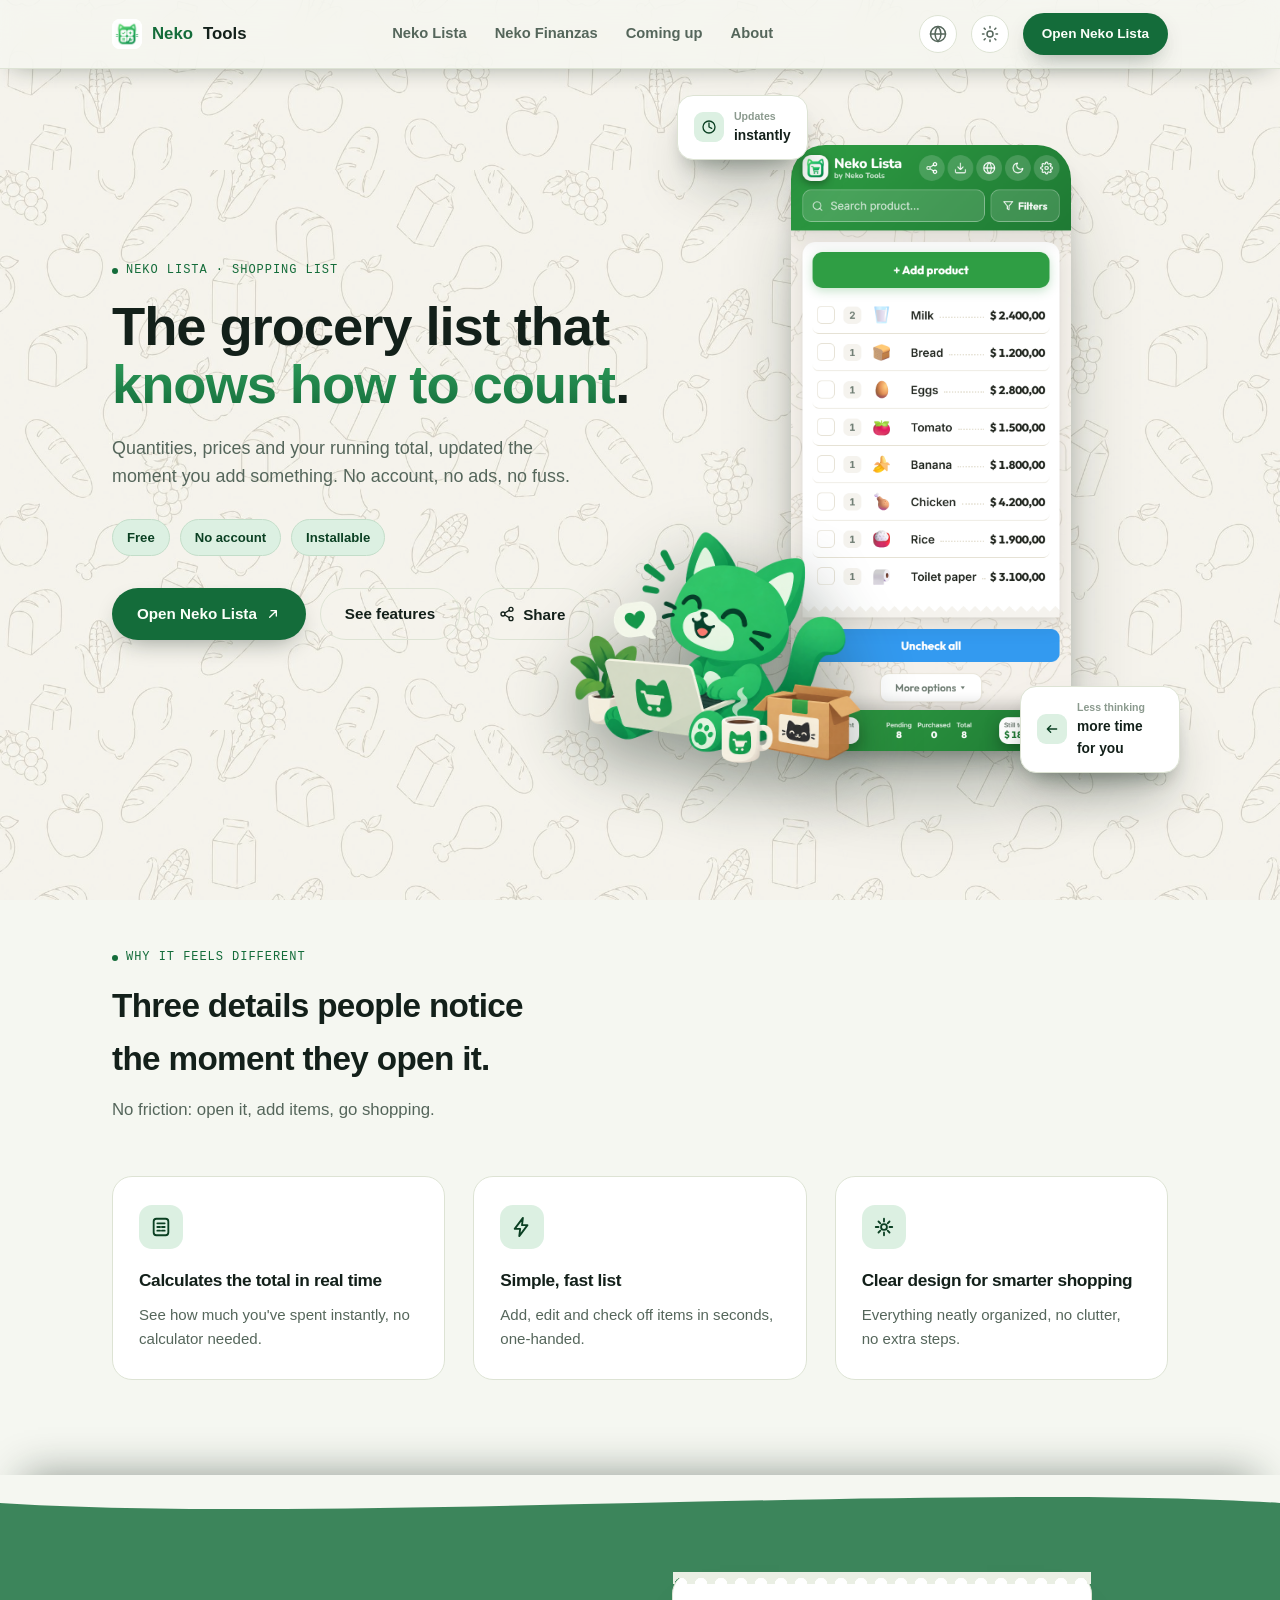
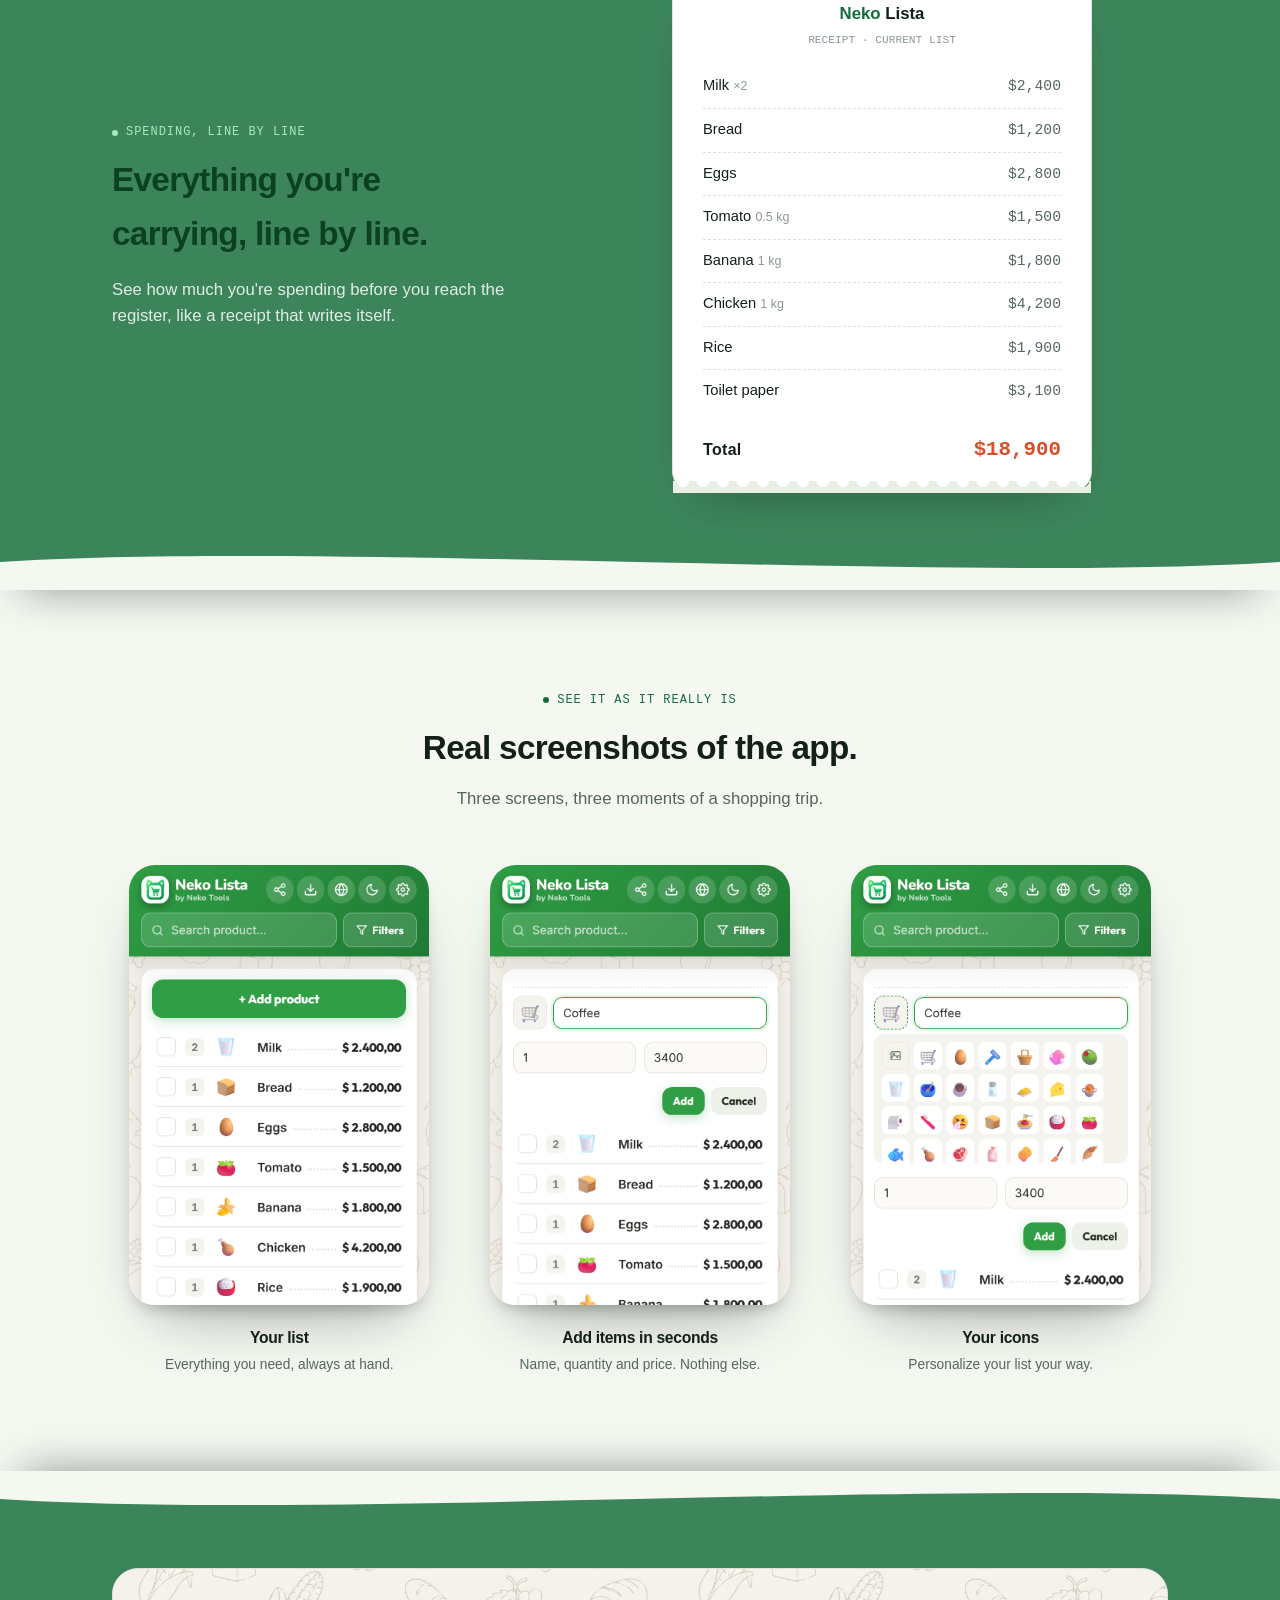
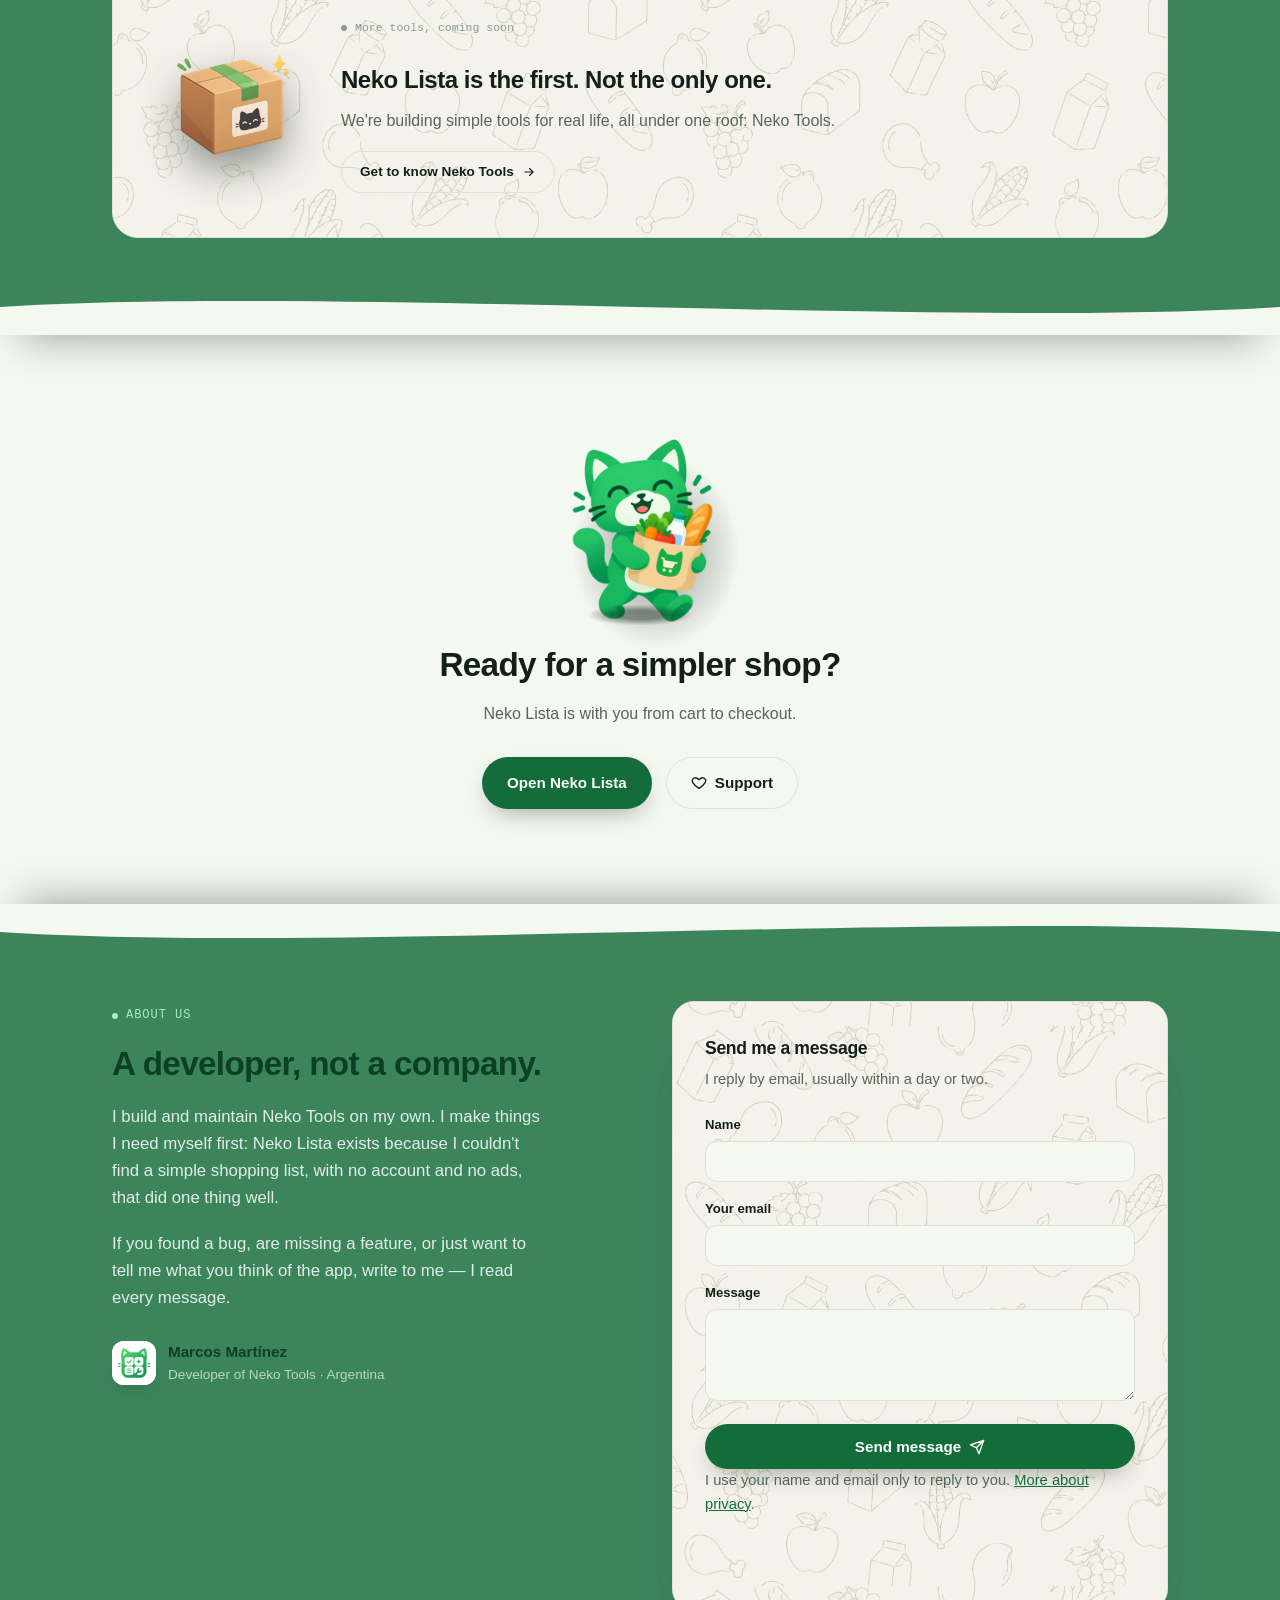
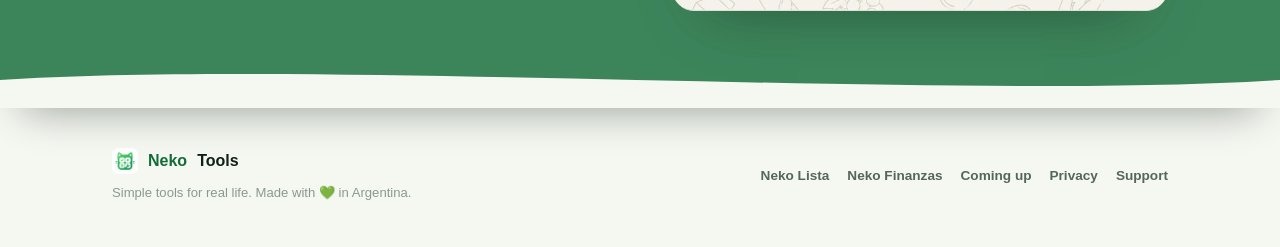
<file: index.html>
<!doctype html>
<html lang="es-AR">
<head>
<meta charset="UTF-8" />
<meta http-equiv="Content-Security-Policy" content="default-src 'self'; script-src 'self'; style-src 'self' 'unsafe-inline' https://fonts.googleapis.com; font-src https://fonts.gstatic.com; img-src 'self' data:; connect-src 'self'; object-src 'none'; base-uri 'self'; form-action 'self'; upgrade-insecure-requests" />
<script src="guard.js?v=1"></script>
<meta name="viewport" content="width=device-width, initial-scale=1.0" />
<script src="i18n.js?v=7"></script>
<title>Neko Lista — la lista del súper gratis | Neko Tools</title>
<meta name="description" content="Neko Lista: la lista del súper que sabe contar. Gratis, sin cuenta, instalable. La primera herramienta de Neko Tools." />
<meta name="robots" content="index, follow" />
<link rel="canonical" href="https://nekotools.site/" />
<link rel="icon" type="image/png" sizes="32x32" href="img/favicon-32.png" />
<link rel="icon" type="image/png" sizes="16x16" href="img/favicon-16.png" />
<link rel="apple-touch-icon" href="img/apple-touch-icon.png" />
<meta property="og:title" content="Neko Lista — la lista del súper gratis | Neko Tools" />
<meta property="og:description" content="Neko Lista: la lista del súper que sabe contar. Gratis, sin cuenta, instalable." />
<meta property="og:image" content="https://nekotools.site/img/og-image-v2.jpg" />
<meta property="og:image:width" content="1200" />
<meta property="og:image:height" content="630" />
<meta property="og:url" content="https://nekotools.site/" />
<meta property="og:site_name" content="Neko Tools" />
<meta property="og:locale" content="es_AR" />
<meta property="og:type" content="website" />
<meta name="twitter:card" content="summary_large_image" />
<meta name="twitter:title" content="Neko Lista — la lista del súper gratis | Neko Tools" />
<meta name="twitter:description" content="Neko Lista: la lista del súper que sabe contar. Gratis, sin cuenta, instalable." />
<meta name="twitter:image" content="https://nekotools.site/img/og-image-v2.jpg" />
<script type="application/ld+json">
{
  "@context": "https://schema.org",
  "@graph": [
    {
      "@type": "WebSite",
      "name": "Neko Tools",
      "url": "https://nekotools.site/",
      "inLanguage": "es-AR"
    },
    {
      "@type": "SoftwareApplication",
      "name": "Neko Lista",
      "url": "https://neko-lista.vercel.app",
      "applicationCategory": "LifestyleApplication",
      "operatingSystem": "Any (PWA instalable en Android, iOS y desktop)",
      "description": "La lista del súper que sabe contar: cantidades, precios y el total de tu compra, actualizados en el momento. Sin cuenta, sin anuncios, sin vueltas.",
      "offers": {
        "@type": "Offer",
        "price": "0",
        "priceCurrency": "ARS"
      },
      "publisher": {
        "@type": "Organization",
        "name": "Neko Tools",
        "url": "https://nekotools.site/"
      }
    }
  ]
}
</script>
<link rel="preconnect" href="https://fonts.googleapis.com">
<link rel="preconnect" href="https://fonts.gstatic.com" crossorigin>
<link href="https://fonts.googleapis.com/css2?family=Instrument+Sans:ital,wght@0,500;0,600;0,700;1,600&family=Manrope:wght@400;500;600;700;800&family=IBM+Plex+Mono:wght@400;500;600&family=Nunito:wght@700;800&display=swap" rel="stylesheet">
<link rel="stylesheet" href="site.css?v=4">
<noscript><style>.reveal { opacity: 1 !important; transform: none !important; }</style></noscript>
</head>
<body>

<header class="nav">
  <div class="wrap nav-row">
    <a class="brand" href="#top">
      <img src="img/neko-tools-mark-v2.png" alt="">
      <span class="brand-neko">Neko</span> Tools
    </a>
    <nav class="nav-links">
      <a href="#producto" class="hide-mobile" data-i18n="nav_neko_lista">Neko Lista</a>
      <a href="finanzas.html" class="hide-mobile" data-i18n="nav_neko_finanzas">Neko Finanzas</a>
      <a href="#gondola" class="hide-mobile" data-i18n="nav_proximamente">Próximamente</a>
      <a href="#marca" class="hide-mobile" data-i18n="nav_sobre">Sobre</a>
    </nav>
    <div class="nav-cta">
      <div class="lang-wrap">
        <button class="theme-toggle" type="button" id="langToggle" aria-haspopup="true" aria-expanded="false" aria-controls="langPanel" data-i18n-aria-label="lang_toggle_aria" aria-label="Cambiar idioma">
          <svg class="icon" width="18" height="18" viewBox="0 0 24 24" fill="none" stroke="currentColor" stroke-width="2" stroke-linecap="round" stroke-linejoin="round"><circle cx="12" cy="12" r="10"></circle><line x1="2" y1="12" x2="22" y2="12"></line><path d="M12 2a15.3 15.3 0 0 1 4 10 15.3 15.3 0 0 1-4 10 15.3 15.3 0 0 1-4-10 15.3 15.3 0 0 1 4-10z"></path></svg>
        </button>
        <div class="lang-panel" id="langPanel" role="menu"></div>
      </div>
      <button class="theme-toggle" type="button" id="themeToggle" data-i18n-aria-label="theme_to_dark_aria" aria-label="Cambiar a modo oscuro">
        <svg class="icon icon-sun" width="18" height="18" viewBox="0 0 24 24" fill="none" stroke="currentColor" stroke-width="2" stroke-linecap="round" stroke-linejoin="round"><circle cx="12" cy="12" r="4"></circle><line x1="12" y1="2" x2="12" y2="4"></line><line x1="12" y1="20" x2="12" y2="22"></line><line x1="4.22" y1="4.22" x2="5.64" y2="5.64"></line><line x1="18.36" y1="18.36" x2="19.78" y2="19.78"></line><line x1="2" y1="12" x2="4" y2="12"></line><line x1="20" y1="12" x2="22" y2="12"></line><line x1="4.22" y1="19.78" x2="5.64" y2="18.36"></line><line x1="18.36" y1="5.64" x2="19.78" y2="4.22"></line></svg>
        <svg class="icon icon-moon" width="18" height="18" viewBox="0 0 24 24" fill="none" stroke="currentColor" stroke-width="2" stroke-linecap="round" stroke-linejoin="round"><path d="M21 12.79A9 9 0 1 1 11.21 3 7 7 0 0 0 21 12.79z"></path></svg>
      </button>
      <a class="btn btn-primary btn-small nav-cta-btn" href="https://neko-lista.vercel.app" data-i18n="nav_abrir">Abrir Neko Lista</a>
      <button class="nav-toggle" type="button" id="navToggle" data-i18n-aria-label="nav_toggle_open_aria" aria-label="Abrir menú" aria-expanded="false" aria-controls="navMobileMenu">
        <svg class="icon icon-menu" width="18" height="18" viewBox="0 0 24 24" fill="none" stroke="currentColor" stroke-width="2" stroke-linecap="round" stroke-linejoin="round"><line x1="4" y1="7" x2="20" y2="7"></line><line x1="4" y1="12" x2="20" y2="12"></line><line x1="4" y1="17" x2="20" y2="17"></line></svg>
        <svg class="icon icon-close" width="18" height="18" viewBox="0 0 24 24" fill="none" stroke="currentColor" stroke-width="2" stroke-linecap="round" stroke-linejoin="round"><line x1="5" y1="5" x2="19" y2="19"></line><line x1="19" y1="5" x2="5" y2="19"></line></svg>
      </button>
    </div>
  </div>
  <div class="nav-mobile-menu" id="navMobileMenu">
    <nav class="nav-mobile-links">
      <a href="https://neko-lista.vercel.app" class="nav-mobile-cta" data-i18n="nav_abrir">Abrir Neko Lista</a>
      <a href="#producto" data-i18n="nav_neko_lista">Neko Lista</a>
      <a href="finanzas.html" data-i18n="nav_neko_finanzas">Neko Finanzas</a>
      <a href="#gondola" data-i18n="nav_proximamente">Próximamente</a>
      <a href="#marca" data-i18n="nav_sobre">Sobre</a>
    </nav>
  </div>
</header>

<main id="top">
  <section class="hero" id="producto">
    <div class="wrap hero-grid">
      <div class="hero-copy">
        <span class="kicker" data-i18n="hero_kicker">Neko Lista · lista de compras</span>
        <h1 data-i18n-html="hero_h1">La lista del súper que <em>sabe contar</em>.</h1>
        <p class="lede" data-i18n="hero_lede">Cantidades, precios y el total de tu compra, actualizados en el momento. Sin cuenta, sin anuncios, sin vueltas.</p>
        <div class="hero-tags">
          <span class="tag" data-i18n="tag_gratis">Gratis</span>
          <span class="tag" data-i18n="tag_sin_cuenta">Sin cuenta</span>
          <span class="tag" data-i18n="tag_instalable">Instalable</span>
        </div>
        <div class="hero-ctas">
          <a class="btn btn-primary" href="https://neko-lista.vercel.app">
            <span data-i18n="nav_abrir">Abrir Neko Lista</span>
            <svg class="icon" width="16" height="16" viewBox="0 0 24 24" fill="none"><path d="M7 17 17 7M9 7h8v8" stroke="currentColor" stroke-width="2" stroke-linecap="round" stroke-linejoin="round"/></svg>
          </a>
          <a class="btn btn-ghost" href="#features" data-i18n="hero_cta_ver_funciones">Ver funciones</a>
          <button type="button" class="btn btn-ghost" id="btnShareProduct">
            <svg class="icon" width="16" height="16" viewBox="0 0 24 24" fill="none" stroke="currentColor" stroke-width="2" stroke-linecap="round" stroke-linejoin="round"><circle cx="18" cy="5" r="3"></circle><circle cx="6" cy="12" r="3"></circle><circle cx="18" cy="19" r="3"></circle><line x1="8.59" y1="13.51" x2="15.42" y2="17.49"></line><line x1="15.41" y1="6.51" x2="8.59" y2="10.49"></line></svg>
            <span data-i18n="hero_cta_compartir">Compartir</span>
          </button>
        </div>
      </div>

      <div class="hero-device-col">
        <img class="hero-mascot" src="img/hero-mascot.png" alt="" loading="lazy" decoding="async">
        <img class="hero-mascot-mobile" src="img/mascot-phone.png" alt="">
        <div class="float-card fc-1">
          <span class="ic">
            <svg class="icon" width="16" height="16" viewBox="0 0 24 24" fill="none"><path d="M12 6v6l4 2" stroke="currentColor" stroke-width="2" stroke-linecap="round" stroke-linejoin="round"/><circle cx="12" cy="12" r="9" stroke="currentColor" stroke-width="2"/></svg>
          </span>
          <div class="tx"><div class="k" data-i18n="float1_k">Se actualiza</div><div class="v" data-i18n="float1_v">al instante</div></div>
        </div>

        <div class="device">
          <div class="device-screen">
            <img src="img/screenshot-lista-en-v3.png" data-i18n-alt="hero_screenshot_alt" alt="Captura real de Neko Lista (interfaz en inglés): lista de compras con Milk, Bread, Eggs, Tomato, Banana, Chicken, Rice y Toilet paper, total $18.900." fetchpriority="high">
          </div>
        </div>

        <div class="float-card fc-2">
          <span class="ic">
            <svg class="icon" width="16" height="16" viewBox="0 0 24 24" fill="none"><path d="M5 12h14M5 12l5-5M5 12l5 5" stroke="currentColor" stroke-width="2" stroke-linecap="round" stroke-linejoin="round"/></svg>
          </span>
          <div class="tx"><div class="k" data-i18n="float2_k">Menos pensar</div><div class="v" data-i18n="float2_v">más tiempo para vos</div></div>
        </div>
      </div>
    </div>
  </section>

  <section id="features">
    <div class="wrap">
      <div class="section-head reveal">
        <span class="kicker" data-i18n="features_kicker">Por qué se siente distinta</span>
        <h2 data-i18n="features_h2">Tres detalles que la gente nota apenas la abre.</h2>
        <p data-i18n="features_lede">Nada de fricción: abrís, agregás, comprás.</p>
      </div>
      <div class="feature-grid">
        <div class="reveal" style="--reveal-delay:0s">
          <div class="feature">
            <span class="ic">
              <svg class="icon" width="22" height="22" viewBox="0 0 24 24" fill="none"><rect x="4" y="3" width="16" height="18" rx="3" stroke="currentColor" stroke-width="2"/><path d="M8 8h8M8 12h3M13 12h3M8 16h3M13 16h3" stroke="currentColor" stroke-width="2" stroke-linecap="round"/></svg>
            </span>
            <h3 data-i18n="feat1_h3">Calcula el total en tiempo real</h3>
            <p data-i18n="feat1_p">Ves cuánto llevás gastado al instante, sin sacar la calculadora.</p>
          </div>
        </div>
        <div class="reveal" style="--reveal-delay:0.1s">
          <div class="feature">
            <span class="ic">
              <svg class="icon" width="22" height="22" viewBox="0 0 24 24" fill="none"><path d="M13 2 4 14h6l-1 8 9-12h-6l1-8Z" stroke="currentColor" stroke-width="2" stroke-linejoin="round"/></svg>
            </span>
            <h3 data-i18n="feat2_h3">Lista simple y rápida</h3>
            <p data-i18n="feat2_p">Agregá, editá y tachá productos en segundos, con una mano libre.</p>
          </div>
        </div>
        <div class="reveal" style="--reveal-delay:0.2s">
          <div class="feature">
            <span class="ic">
              <svg class="icon" width="22" height="22" viewBox="0 0 24 24" fill="none"><path d="M12 3v3M12 18v3M3 12h3M18 12h3M6 6l2 2M16 16l2 2M18 6l-2 2M8 16l-2 2" stroke="currentColor" stroke-width="2" stroke-linecap="round"/><circle cx="12" cy="12" r="3.2" stroke="currentColor" stroke-width="2"/></svg>
            </span>
            <h3 data-i18n="feat3_h3">Diseño claro para comprar mejor</h3>
            <p data-i18n="feat3_p">Todo bien ordenado, sin enredos ni pasos de más.</p>
          </div>
        </div>
      </div>
    </div>
  </section>

  <section class="band-sunken" id="recibo">
    <div class="wave wave-top" aria-hidden="true"><svg viewBox="0 0 1440 80" preserveAspectRatio="none"><path d="M0,40 C360,10 1080,70 1440,40 L1440,80 L0,80 Z" fill="var(--paper)"></path></svg></div>
    <div class="wave wave-bottom" aria-hidden="true"><svg viewBox="0 0 1440 80" preserveAspectRatio="none"><path d="M0,40 C360,10 1080,70 1440,40 L1440,80 L0,80 Z" fill="var(--paper)"></path></svg></div>
    <div class="wrap receipt-wrap">
      <div class="receipt-copy reveal reveal-left">
        <span class="kicker" data-i18n="receipt_kicker">Gasto, línea por línea</span>
        <h2 style="font-size:clamp(1.7rem,2.6vw,2.3rem); margin:10px 0 12px;" data-i18n="receipt_h2">Todo lo que llevás, línea por línea.</h2>
        <p style="font-size:1.05rem; max-width:44ch;" data-i18n="receipt_lede">Ves cuánto llevás gastado antes de llegar a la caja, como un recibo que se arma solo.</p>
      </div>
      <div class="reveal reveal-right" style="--reveal-delay:0.1s">
        <div class="receipt">
          <div class="receipt-cut top"></div>
          <div class="receipt-head">
            <div class="name"><span class="brand-neko">Neko</span> Lista</div>
            <div class="sub" data-i18n="receipt_sub">TICKET · LISTA ACTUAL</div>
          </div>
          <div class="receipt-line"><span class="n"><span data-i18n="receipt_i1">Leche</span> <span class="q" data-i18n="receipt_q1">×2</span></span><span class="p" data-price="2400">$2.400</span></div>
          <div class="receipt-line"><span class="n"><span data-i18n="receipt_i2">Pan</span></span><span class="p" data-price="1200">$1.200</span></div>
          <div class="receipt-line"><span class="n"><span data-i18n="receipt_i3">Huevos</span></span><span class="p" data-price="2800">$2.800</span></div>
          <div class="receipt-line"><span class="n"><span data-i18n="receipt_i4">Tomate</span> <span class="q" data-i18n="receipt_q4">0,5 kg</span></span><span class="p" data-price="1500">$1.500</span></div>
          <div class="receipt-line"><span class="n"><span data-i18n="receipt_i5">Banana</span> <span class="q" data-i18n="receipt_q5">1 kg</span></span><span class="p" data-price="1800">$1.800</span></div>
          <div class="receipt-line"><span class="n"><span data-i18n="receipt_i6">Pollo</span> <span class="q" data-i18n="receipt_q6">1 kg</span></span><span class="p" data-price="4200">$4.200</span></div>
          <div class="receipt-line"><span class="n"><span data-i18n="receipt_i7">Arroz</span></span><span class="p" data-price="1900">$1.900</span></div>
          <div class="receipt-line" style="border-bottom:none;"><span class="n"><span data-i18n="receipt_i8">Papel higiénico</span></span><span class="p" data-price="3100">$3.100</span></div>
          <div class="receipt-total"><span class="l" data-i18n="receipt_total">Total</span><span class="v" data-price="18900">$18.900</span></div>
          <div class="receipt-cut bottom"></div>
        </div>
      </div>
    </div>
  </section>

  <section id="galeria">
    <div class="wrap">
      <div class="section-head center reveal" style="margin-left:auto;margin-right:auto;">
        <span class="kicker" data-i18n="gallery_kicker">Así se ve, sin maquillaje</span>
        <h2 data-i18n="gallery_h2">Capturas reales de la app.</h2>
        <p data-i18n="gallery_lede">Tres pantallas, tres momentos de la compra.</p>
      </div>
      <div class="gallery-grid">
        <div class="gallery-card reveal" style="--reveal-delay:0s">
          <div class="gallery-frame">
            <img src="img/screenshot-lista-en-v3.png" data-i18n-alt="gal1_alt" alt="Captura real de la lista de compras con productos, cantidades y precios." loading="lazy" decoding="async">
          </div>
          <h3 data-i18n="gal1_h3">Tu lista</h3>
          <p data-i18n="gal1_p">Todo lo que necesitás, siempre a mano.</p>
        </div>
        <div class="gallery-card reveal" style="--reveal-delay:0.1s">
          <div class="gallery-frame">
            <img src="img/screenshot-agregar-en-v3.png" data-i18n-alt="gal2_alt" alt="Captura real del formulario para agregar un producto: nombre, cantidad y precio." loading="lazy" decoding="async">
          </div>
          <h3 data-i18n="gal2_h3">Agregá en segundos</h3>
          <p data-i18n="gal2_p">Nombre, cantidad y precio. Nada más.</p>
        </div>
        <div class="gallery-card reveal" style="--reveal-delay:0.2s">
          <div class="gallery-frame">
            <img src="img/screenshot-iconos-en-v3.png" data-i18n-alt="gal3_alt" alt="Captura real del selector de íconos de producto." loading="lazy" decoding="async">
          </div>
          <h3 data-i18n="gal3_h3">Tus íconos</h3>
          <p data-i18n="gal3_p">Personalizá tu lista a tu manera.</p>
        </div>
      </div>
    </div>
  </section>

  <section class="band-sunken" id="gondola">
    <div class="wave wave-top" aria-hidden="true"><svg viewBox="0 0 1440 80" preserveAspectRatio="none"><path d="M0,40 C360,10 1080,70 1440,40 L1440,80 L0,80 Z" fill="var(--paper)"></path></svg></div>
    <div class="wave wave-bottom" aria-hidden="true"><svg viewBox="0 0 1440 80" preserveAspectRatio="none"><path d="M0,40 C360,10 1080,70 1440,40 L1440,80 L0,80 Z" fill="var(--paper)"></path></svg></div>
    <div class="wrap">
      <div class="reveal">
        <div class="shelf">
          <div class="box-pop" role="button" tabindex="0" aria-pressed="false" data-i18n-aria-label="box_aria" aria-label="Ver un adelanto de las próximas herramientas">
            <img class="box-closed" src="img/box-illustration.png" data-i18n-alt="box_closed_alt" alt="Una caja de cartón cerrada con cinta verde y un sticker de gato: las próximas herramientas de Neko Tools, en camino." loading="lazy" decoding="async">
            <img class="box-open" src="img/box-open.png" alt="" loading="lazy" decoding="async">
            <img class="tool-icon ti-1" src="img/tool-icon-1.png" alt="" loading="lazy" decoding="async">
            <img class="tool-icon ti-2" src="img/tool-icon-2.png" alt="" loading="lazy" decoding="async">
            <img class="tool-icon ti-3" src="img/tool-icon-3.png" alt="" loading="lazy" decoding="async">
            <img class="tool-icon ti-4" src="img/tool-icon-4.png" alt="" loading="lazy" decoding="async">
            <img class="tool-icon ti-5" src="img/tool-icon-5.png" alt="" loading="lazy" decoding="async">
            <img class="tool-icon ti-6" src="img/tool-icon-6.png" alt="" loading="lazy" decoding="async">
            <span class="box-hint" aria-hidden="true"></span>
          </div>
          <div>
            <span class="shelf-slot"><span class="dot"></span><span data-i18n="gondola_slot">Más herramientas, pronto</span></span>
            <h2 data-i18n="gondola_h2">Neko Lista es la primera. No la única.</h2>
            <p data-i18n="gondola_p">Estamos creando herramientas simples para la vida real, bajo un mismo techo: Neko Tools.</p>
            <div class="shelf-actions">
              <a class="btn btn-ghost btn-small" href="#marca">
                <span data-i18n="gondola_cta">Conocer Neko Tools</span>
                <svg class="icon" width="14" height="14" viewBox="0 0 24 24" fill="none"><path d="M5 12h14M13 6l6 6-6 6" stroke="currentColor" stroke-width="2" stroke-linecap="round" stroke-linejoin="round"/></svg>
              </a>
            </div>
          </div>
        </div>
      </div>
    </div>
  </section>

  <section class="final-cta">
    <div class="wrap reveal">
      <div class="mascot-jump">
        <img src="img/mascot-illustration.png" data-i18n-alt="final_mascot_alt" alt="El gato de Neko Tools caminando y sonriendo, con una bolsa de compras llena de verduras, pan y leche." loading="lazy" decoding="async">
      </div>
      <h2 data-i18n="final_h2">¿Listo para una compra más simple?</h2>
      <p data-i18n="final_p">Neko Lista te acompaña, del changuito al total.</p>
      <div class="ctas">
        <a class="btn btn-primary" href="https://neko-lista.vercel.app" data-i18n="nav_abrir">Abrir Neko Lista</a>
        <a class="btn btn-ghost" href="https://ko-fi.com/nekotools">
          <svg class="icon" width="16" height="16" viewBox="0 0 24 24" fill="none"><path d="M12 20s-7-4.4-9.5-9C1 8 2.3 4.8 5.5 4.2 7.7 3.8 10 5 12 7c2-2 4.3-3.2 6.5-2.8C21.7 4.8 23 8 21.5 11c-2.5 4.6-9.5 9-9.5 9Z" stroke="currentColor" stroke-width="2" stroke-linejoin="round"/></svg>
          <span data-i18n="final_apoyar">Apoyar</span>
        </a>
      </div>
    </div>
  </section>

  <section class="band-sunken" id="marca">
    <div class="wave wave-top" aria-hidden="true"><svg viewBox="0 0 1440 80" preserveAspectRatio="none"><path d="M0,40 C360,10 1080,70 1440,40 L1440,80 L0,80 Z" fill="var(--paper)"></path></svg></div>
    <div class="wave wave-bottom" aria-hidden="true"><svg viewBox="0 0 1440 80" preserveAspectRatio="none"><path d="M0,40 C360,10 1080,70 1440,40 L1440,80 L0,80 Z" fill="var(--paper)"></path></svg></div>
    <div class="wrap about-grid">
      <div class="about-copy reveal reveal-left">
        <span class="kicker" data-i18n="about_kicker">Quiénes somos</span>
        <h2 data-i18n="about_h2">Un desarrollador, no una empresa.</h2>
        <p data-i18n="about_p1">Neko Tools lo armo y lo mantengo yo solo. Programo cosas que primero necesito yo: Neko Lista nació porque no encontraba una lista de compras simple, sin cuenta ni anuncios, que hiciera bien una sola cosa.</p>
        <p data-i18n="about_p2">Si encontraste un bug, te falta una función, o simplemente querés contarme qué te parece la app, escribime — leo todos los mensajes.</p>
        <div class="about-signature">
          <img src="img/neko-tools-mark-v2.png" alt="">
          <div>
            <div class="name">Marcos Martínez</div>
            <div class="role" data-i18n="about_role">Desarrollador de Neko Tools · Argentina</div>
          </div>
        </div>
      </div>

      <div class="reveal reveal-right" style="--reveal-delay:0.1s">
        <form class="contact-card" id="contactForm" novalidate>
          <h3 data-i18n="contact_h3">Mandame un mensaje</h3>
          <p data-i18n="contact_lede">Te respondo por mail, normalmente en un día o dos.</p>

          <div class="form-row">
            <label for="cf-name" data-i18n="contact_label_name">Nombre</label>
            <input type="text" id="cf-name" name="name" autocomplete="name" required maxlength="120">
          </div>
          <div class="form-row">
            <label for="cf-email" data-i18n="contact_label_email">Tu email</label>
            <input type="email" id="cf-email" name="email" autocomplete="email" required maxlength="160">
          </div>
          <div class="form-row">
            <label for="cf-message" data-i18n="contact_label_message">Mensaje</label>
            <textarea id="cf-message" name="message" rows="4" required maxlength="4000"></textarea>
          </div>
          <div class="hp-field">
            <label for="cf-website">Sitio web</label>
            <input type="text" id="cf-website" name="website" tabindex="-1" autocomplete="off">
          </div>

          <button type="submit" class="btn btn-primary">
            <span data-i18n="contact_submit">Enviar mensaje</span>
            <svg class="icon" width="16" height="16" viewBox="0 0 24 24" fill="none"><path d="M22 2 11 13M22 2l-7 20-4-9-9-4 20-7Z" stroke="currentColor" stroke-width="2" stroke-linecap="round" stroke-linejoin="round"/></svg>
          </button>
          <p class="contact-privacy" data-i18n-html="contact_privacy_note">Uso tu nombre y mail solo para responderte. <a href="privacidad.html" target="_blank" rel="noopener">Más sobre privacidad</a>.</p>
          <p class="form-status" id="formStatus" role="status" aria-live="polite"></p>
        </form>
      </div>
    </div>
  </section>
</main>

<div id="toast" class="toast" role="status" aria-live="polite" hidden></div>

<footer>
  <div class="wrap foot-row">
    <div>
      <div class="foot-brand">
        <img src="img/neko-tools-mark-v2.png" alt="">
        <span class="brand-neko">Neko</span> Tools
      </div>
      <p class="fine" style="margin-top:8px;" data-i18n="footer_tagline">Herramientas simples para la vida real. Hecho con 💚 en Argentina.</p>
    </div>
    <nav class="links">
      <a href="#producto" data-i18n="nav_neko_lista">Neko Lista</a>
      <a href="finanzas.html" data-i18n="nav_neko_finanzas">Neko Finanzas</a>
      <a href="#gondola" data-i18n="nav_proximamente">Próximamente</a>
      <a href="privacidad.html" target="_blank" rel="noopener" data-i18n="footer_privacy">Privacidad</a>
      <a href="https://ko-fi.com/nekotools" data-i18n="final_apoyar">Apoyar</a>
    </nav>
  </div>
</footer>

<script src="site.js?v=3"></script>
</body>
</html>
</file>
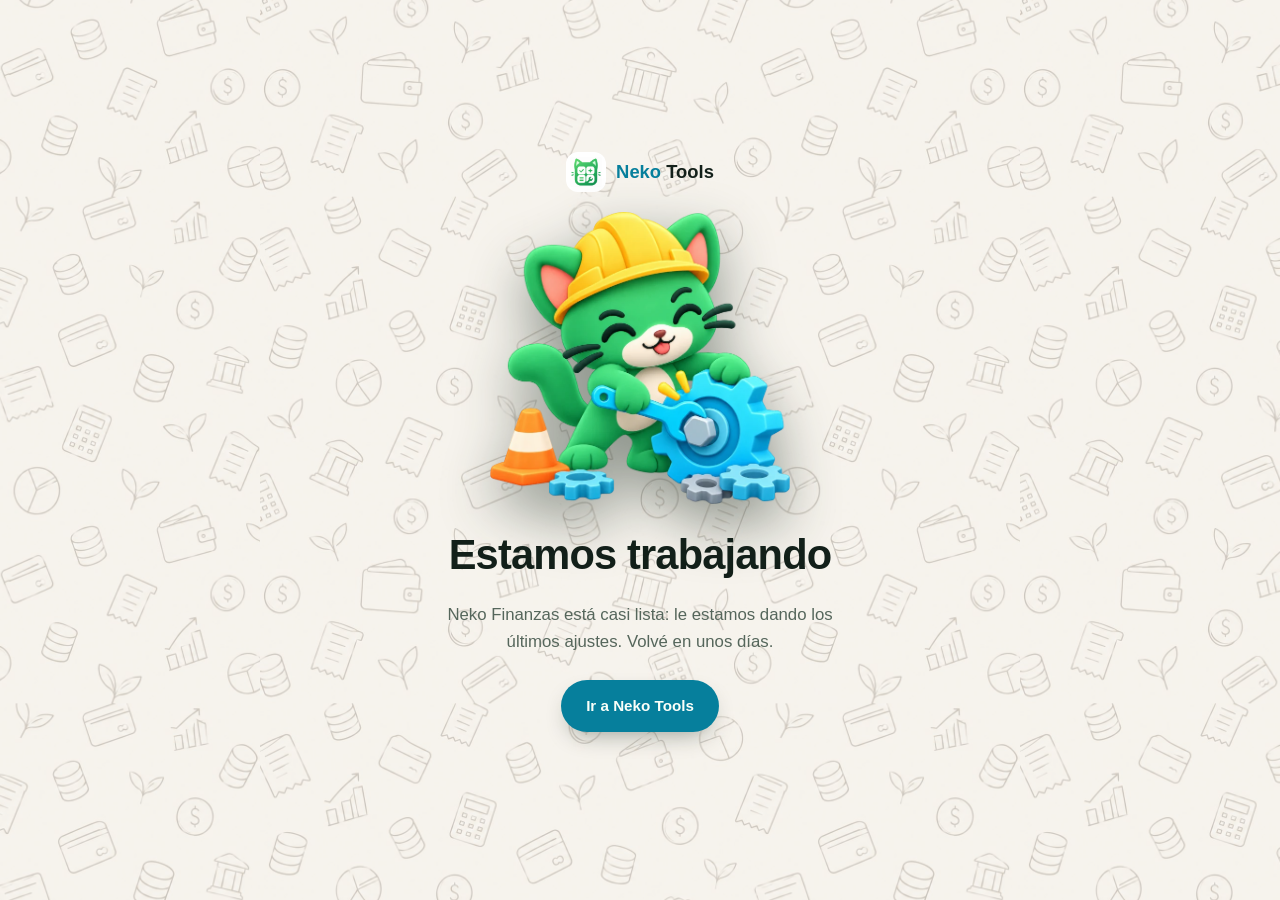
<file: finanzas.html>
<!doctype html>
<html lang="es-AR" class="mnt">
<head>
<meta charset="UTF-8" />
<meta http-equiv="Content-Security-Policy" content="default-src 'self'; script-src 'self'; style-src 'self' 'unsafe-inline' https://fonts.googleapis.com; font-src https://fonts.gstatic.com; img-src 'self' data:; connect-src 'self'; object-src 'none'; base-uri 'self'; form-action 'self'; upgrade-insecure-requests" />
<script src="guard.js?v=1"></script>
<script src="mantenimiento.js?v=1"></script>
<meta name="viewport" content="width=device-width, initial-scale=1.0" />
<script src="i18n.js?v=7"></script>
<title>Neko Finanzas — tus finanzas personales, simples y gratis | Neko Tools</title>
<meta name="description" content="Neko Finanzas: cuánto tenés, cuánto reservar para las facturas, cuánto podés gastar y cuánto estás ahorrando. Gratis, sin cuenta y privada. La segunda herramienta de Neko Tools." />
<meta name="robots" content="noindex, follow" />
<link rel="canonical" href="https://nekotools.site/finanzas.html" />
<link rel="icon" type="image/png" href="img/tool-icon-2.png" />
<link rel="apple-touch-icon" href="img/tool-icon-2.png" />
<meta property="og:title" content="Neko Finanzas — tus finanzas personales, simples y gratis | Neko Tools" />
<meta property="og:description" content="Cuánto tenés, cuánto reservar, cuánto podés gastar y cuánto estás ahorrando. Gratis, sin cuenta y privada." />
<meta property="og:image" content="https://nekotools.site/img/og-image-finanzas.jpg" />
<meta property="og:image:width" content="1200" />
<meta property="og:image:height" content="630" />
<meta property="og:url" content="https://nekotools.site/finanzas.html" />
<meta property="og:site_name" content="Neko Tools" />
<meta property="og:locale" content="es_AR" />
<meta property="og:type" content="website" />
<meta name="twitter:card" content="summary_large_image" />
<meta name="twitter:title" content="Neko Finanzas — tus finanzas personales, simples y gratis | Neko Tools" />
<meta name="twitter:description" content="Cuánto tenés, cuánto reservar, cuánto podés gastar y cuánto estás ahorrando. Gratis, sin cuenta y privada." />
<meta name="twitter:image" content="https://nekotools.site/img/og-image-finanzas.jpg" />
<script type="application/ld+json">
{
  "@context": "https://schema.org",
  "@graph": [
    {
      "@type": "WebPage",
      "name": "Neko Finanzas",
      "url": "https://nekotools.site/finanzas.html",
      "inLanguage": "es-AR",
      "isPartOf": { "@type": "WebSite", "name": "Neko Tools", "url": "https://nekotools.site/" }
    },
    {
      "@type": "SoftwareApplication",
      "name": "Neko Finanzas",
      "url": "https://neko-finanzas.vercel.app",
      "applicationCategory": "FinanceApplication",
      "operatingSystem": "Any (PWA instalable en Android, iOS y desktop)",
      "description": "Finanzas personales simples y privadas: saldo disponible real, facturas con vencimiento, metas de ahorro, presupuestos y varias monedas. Sin cuenta, sin anuncios.",
      "offers": {
        "@type": "Offer",
        "price": "0",
        "priceCurrency": "ARS"
      },
      "publisher": {
        "@type": "Organization",
        "name": "Neko Tools",
        "url": "https://nekotools.site/"
      }
    }
  ]
}
</script>
<link rel="preconnect" href="https://fonts.googleapis.com">
<link rel="preconnect" href="https://fonts.gstatic.com" crossorigin>
<link href="https://fonts.googleapis.com/css2?family=Instrument+Sans:ital,wght@0,500;0,600;0,700;1,600&family=Manrope:wght@400;500;600;700;800&family=IBM+Plex+Mono:wght@400;500;600&family=Nunito:wght@700;800&display=swap" rel="stylesheet">
<link rel="stylesheet" href="site.css?v=5">
<noscript><style>.reveal { opacity: 1 !important; transform: none !important; }</style></noscript>
</head>
<body class="page-finanzas">

<div class="mnt-screen" role="status">
  <a class="mnt-brand" href="index.html"><img src="img/neko-tools-mark-v2.png" alt=""><span><span class="brand-neko">Neko</span> Tools</span></a>
  <img class="mnt-neko" src="img/neko-trabajando.webp" alt="El gatito de Neko Tools con casco de obra, ajustando un engranaje con una llave." width="320" height="320">
  <h1>Estamos trabajando</h1>
  <p>Neko Finanzas está casi lista: le estamos dando los últimos ajustes. Volvé en unos días.</p>
  <a class="btn btn-primary" href="index.html">Ir a Neko Tools</a>
</div>


<header class="nav">
  <div class="wrap nav-row">
    <a class="brand" href="index.html">
      <img src="img/neko-tools-mark-v2.png" alt="">
      <span class="brand-neko">Neko</span> Tools
    </a>
    <nav class="nav-links">
      <a href="index.html#producto" class="hide-mobile" data-i18n="nav_neko_lista">Neko Lista</a>
      <a href="finanzas.html" class="hide-mobile" aria-current="page" data-i18n="nav_neko_finanzas">Neko Finanzas</a>
      <a href="index.html#gondola" class="hide-mobile" data-i18n="nav_proximamente">Próximamente</a>
      <a href="index.html#marca" class="hide-mobile" data-i18n="nav_sobre">Sobre</a>
    </nav>
    <div class="nav-cta">
      <div class="lang-wrap">
        <button class="theme-toggle" type="button" id="langToggle" aria-haspopup="true" aria-expanded="false" aria-controls="langPanel" data-i18n-aria-label="lang_toggle_aria" aria-label="Cambiar idioma">
          <svg class="icon" width="18" height="18" viewBox="0 0 24 24" fill="none" stroke="currentColor" stroke-width="2" stroke-linecap="round" stroke-linejoin="round"><circle cx="12" cy="12" r="10"></circle><line x1="2" y1="12" x2="22" y2="12"></line><path d="M12 2a15.3 15.3 0 0 1 4 10 15.3 15.3 0 0 1-4 10 15.3 15.3 0 0 1-4-10 15.3 15.3 0 0 1 4-10z"></path></svg>
        </button>
        <div class="lang-panel" id="langPanel" role="menu"></div>
      </div>
      <button class="theme-toggle" type="button" id="themeToggle" data-i18n-aria-label="theme_to_dark_aria" aria-label="Cambiar a modo oscuro">
        <svg class="icon icon-sun" width="18" height="18" viewBox="0 0 24 24" fill="none" stroke="currentColor" stroke-width="2" stroke-linecap="round" stroke-linejoin="round"><circle cx="12" cy="12" r="4"></circle><line x1="12" y1="2" x2="12" y2="4"></line><line x1="12" y1="20" x2="12" y2="22"></line><line x1="4.22" y1="4.22" x2="5.64" y2="5.64"></line><line x1="18.36" y1="18.36" x2="19.78" y2="19.78"></line><line x1="2" y1="12" x2="4" y2="12"></line><line x1="20" y1="12" x2="22" y2="12"></line><line x1="4.22" y1="19.78" x2="5.64" y2="18.36"></line><line x1="18.36" y1="5.64" x2="19.78" y2="4.22"></line></svg>
        <svg class="icon icon-moon" width="18" height="18" viewBox="0 0 24 24" fill="none" stroke="currentColor" stroke-width="2" stroke-linecap="round" stroke-linejoin="round"><path d="M21 12.79A9 9 0 1 1 11.21 3 7 7 0 0 0 21 12.79z"></path></svg>
      </button>
      <a class="btn btn-primary btn-small nav-cta-btn" href="https://neko-finanzas.vercel.app" data-i18n="fin_nav_abrir">Abrir Neko Finanzas</a>
      <button class="nav-toggle" type="button" id="navToggle" data-i18n-aria-label="nav_toggle_open_aria" aria-label="Abrir menú" aria-expanded="false" aria-controls="navMobileMenu">
        <svg class="icon icon-menu" width="18" height="18" viewBox="0 0 24 24" fill="none" stroke="currentColor" stroke-width="2" stroke-linecap="round" stroke-linejoin="round"><line x1="4" y1="7" x2="20" y2="7"></line><line x1="4" y1="12" x2="20" y2="12"></line><line x1="4" y1="17" x2="20" y2="17"></line></svg>
        <svg class="icon icon-close" width="18" height="18" viewBox="0 0 24 24" fill="none" stroke="currentColor" stroke-width="2" stroke-linecap="round" stroke-linejoin="round"><line x1="5" y1="5" x2="19" y2="19"></line><line x1="19" y1="5" x2="5" y2="19"></line></svg>
      </button>
    </div>
  </div>
  <div class="nav-mobile-menu" id="navMobileMenu">
    <nav class="nav-mobile-links">
      <a href="https://neko-finanzas.vercel.app" class="nav-mobile-cta" data-i18n="fin_nav_abrir">Abrir Neko Finanzas</a>
      <a href="index.html#producto" data-i18n="nav_neko_lista">Neko Lista</a>
      <a href="finanzas.html" aria-current="page" data-i18n="nav_neko_finanzas">Neko Finanzas</a>
      <a href="index.html#gondola" data-i18n="nav_proximamente">Próximamente</a>
      <a href="index.html#marca" data-i18n="nav_sobre">Sobre</a>
    </nav>
  </div>
</header>

<main id="top">
  <section class="hero" id="producto">
    <div class="wrap hero-grid">
      <div class="hero-copy">
        <span class="kicker" data-i18n="fin_hero_kicker">Neko Finanzas · finanzas personales</span>
        <h1 data-i18n-html="fin_hero_h1">Tu plata, <em>clara</em> de un vistazo.</h1>
        <p class="lede">Cuánto tenés, cuánto reservar para facturas y cuotas, cuánto podés gastar hoy y cuánto estás ahorrando. Sin cuenta, sin anuncios, sin vueltas.</p>
        <div class="hero-tags">
          <span class="tag" data-i18n="tag_gratis">Gratis</span>
          <span class="tag" data-i18n="tag_sin_cuenta">Sin cuenta</span>
          <span class="tag" data-i18n="tag_instalable">Instalable</span>
          <span class="tag" data-i18n="tag_privada">Tus datos no salen del teléfono</span>
        </div>
        <p class="fin-lang-note" data-i18n="fin_lang_note">La app está disponible en español.</p>
        <div class="hero-ctas">
          <a class="btn btn-primary" href="https://neko-finanzas.vercel.app">
            <span data-i18n="fin_nav_abrir">Abrir Neko Finanzas</span>
            <svg class="icon" width="16" height="16" viewBox="0 0 24 24" fill="none"><path d="M7 17 17 7M9 7h8v8" stroke="currentColor" stroke-width="2" stroke-linecap="round" stroke-linejoin="round"/></svg>
          </a>
          <a class="btn btn-ghost" href="#features" data-i18n="hero_cta_ver_funciones">Ver funciones</a>
          <button type="button" class="btn btn-ghost" id="btnShareProduct" data-share-url="https://nekotools.site/finanzas.html" data-share-title="Neko Finanzas" data-share-text-key="fin_share_text">
            <svg class="icon" width="16" height="16" viewBox="0 0 24 24" fill="none" stroke="currentColor" stroke-width="2" stroke-linecap="round" stroke-linejoin="round"><circle cx="18" cy="5" r="3"></circle><circle cx="6" cy="12" r="3"></circle><circle cx="18" cy="19" r="3"></circle><line x1="8.59" y1="13.51" x2="15.42" y2="17.49"></line><line x1="15.41" y1="6.51" x2="8.59" y2="10.49"></line></svg>
            <span data-i18n="hero_cta_compartir">Compartir</span>
          </button>
        </div>
      </div>

      <div class="hero-device-col">
        <img class="hero-mascot" src="img/hero-mascot-finanzas.webp" alt="" decoding="async">
        <img class="hero-mascot-mobile" src="img/mascot-phone-finanzas.webp" alt="">
        <div class="float-card fc-1">
          <span class="ic">
            <svg class="icon" width="16" height="16" viewBox="0 0 24 24" fill="none"><path d="M19 7V5.5A1.5 1.5 0 0 0 17.5 4H5a2 2 0 0 0 0 4h14a1 1 0 0 1 1 1v10a1 1 0 0 1-1 1H5a2 2 0 0 1-2-2V6" stroke="currentColor" stroke-width="2" stroke-linecap="round" stroke-linejoin="round"/><circle cx="16" cy="14" r="1.3" fill="currentColor"/></svg>
          </span>
          <div class="tx"><div class="k">Hoy podés gastar</div><div class="v">sin tocar lo reservado</div></div>
        </div>

        <div class="device">
          <div class="device-screen">
            <img src="img/s-inicio.webp" width="780" height="1688" alt="Captura real de Neko Finanzas: saldo disponible, cuánto podés gastar hoy y tus cuentas." fetchpriority="high">
          </div>
        </div>

        <div class="float-card fc-2">
          <span class="ic">
            <svg class="icon" width="16" height="16" viewBox="0 0 24 24" fill="none"><rect x="3.5" y="5" width="17" height="15.5" rx="2.5" stroke="currentColor" stroke-width="2"/><path d="M3.5 10h17M8 3v4M16 3v4" stroke="currentColor" stroke-width="2" stroke-linecap="round"/></svg>
          </span>
          <div class="tx"><div class="k">Facturas y cuotas</div><div class="v">reservadas solas</div></div>
        </div>
      </div>
    </div>
  </section>

  <section id="features">
    <div class="wrap">
      <div class="section-head reveal">
        <span class="kicker" data-i18n="fin_features_kicker">Hecha para el día a día</span>
        <h2 data-i18n="fin_features_h2">Todo lo que necesitás para ordenar tu plata, nada más.</h2>
        <p>Empezás con un cuestionario corto que carga todo por vos. Después anotás lo que entra y lo que sale; la app hace las cuentas.</p>
      </div>
      <div class="feature-grid feature-grid-6">
        <div class="reveal" style="--reveal-delay:0s">
          <div class="feature">
            <span class="ic">
              <svg class="icon" width="22" height="22" viewBox="0 0 24 24" fill="none"><path d="M19 7V5.5A1.5 1.5 0 0 0 17.5 4H5a2 2 0 0 0 0 4h14a1 1 0 0 1 1 1v10a1 1 0 0 1-1 1H5a2 2 0 0 1-2-2V6" stroke="currentColor" stroke-width="2" stroke-linecap="round" stroke-linejoin="round"/><circle cx="16" cy="14" r="1.3" fill="currentColor"/></svg>
            </span>
            <h3 data-i18n="fin_feat1_h3">Saldo disponible de verdad</h3>
            <p>No es solo ingresos menos gastos: descuenta las facturas, cuotas y deudas que se vienen y lo que apartaste para tus metas.</p>
          </div>
        </div>
        <div class="reveal" style="--reveal-delay:0.1s">
          <div class="feature">
            <span class="ic">
              <svg class="icon" width="22" height="22" viewBox="0 0 24 24" fill="none"><rect x="3.5" y="5" width="17" height="15.5" rx="2.5" stroke="currentColor" stroke-width="2"/><path d="M3.5 10h17M8 3v4M16 3v4M8 14h3" stroke="currentColor" stroke-width="2" stroke-linecap="round"/></svg>
            </span>
            <h3 data-i18n="fin_feat2_h3">Facturas con fecha</h3>
            <p>Luz, internet, alquiler o suscripciones, con su vencimiento, un calendario y avisos opcionales. Al pagarlas, pasan solas al mes siguiente.</p>
          </div>
        </div>
        <div class="reveal" style="--reveal-delay:0.2s">
          <div class="feature">
            <span class="ic">
              <svg class="icon" width="22" height="22" viewBox="0 0 24 24" fill="none"><circle cx="12" cy="12" r="9" stroke="currentColor" stroke-width="2"/><circle cx="12" cy="12" r="5" stroke="currentColor" stroke-width="2"/><circle cx="12" cy="12" r="1.2" fill="currentColor"/></svg>
            </span>
            <h3 data-i18n="fin_feat3_h3">Metas de ahorro</h3>
            <p data-i18n="fin_feat3_p">Un viaje, una consola o tu fondo de emergencia: separá plata y mirá cómo se llena la barra.</p>
          </div>
        </div>
        <div class="reveal" style="--reveal-delay:0s">
          <div class="feature">
            <span class="ic">
              <svg class="icon" width="22" height="22" viewBox="0 0 24 24" fill="none"><path d="M21 12A9 9 0 1 1 12 3v9z" stroke="currentColor" stroke-width="2" stroke-linejoin="round"/><path d="M15 3.5A9 9 0 0 1 20.5 9H15z" stroke="currentColor" stroke-width="2" stroke-linejoin="round"/></svg>
            </span>
            <h3 data-i18n="fin_feat4_h3">Presupuestos simples</h3>
            <p>Repartí tus ingresos por porcentaje o monto fijo. Reservá el súper del mes y, si sobra, pasalo a una meta.</p>
          </div>
        </div>
        <div class="reveal" style="--reveal-delay:0.1s">
          <div class="feature">
            <span class="ic">
              <svg class="icon" width="22" height="22" viewBox="0 0 24 24" fill="none"><ellipse cx="9" cy="7" rx="6" ry="3" stroke="currentColor" stroke-width="2"/><path d="M3 7v5c0 1.7 2.7 3 6 3s6-1.3 6-3V7M9 15v2c0 1.7 2.7 3 6 3s6-1.3 6-3v-5c0-1.6-2.4-2.9-5.5-3" stroke="currentColor" stroke-width="2" stroke-linecap="round"/></svg>
            </span>
            <h3 data-i18n="fin_feat5_h3">Pesos, dólares y euros</h3>
            <p data-i18n="fin_feat5_p">Cargá el tipo de cambio que uses vos y la app convierte todo a tu moneda principal.</p>
          </div>
        </div>
        <div class="reveal" style="--reveal-delay:0.2s">
          <div class="feature">
            <span class="ic">
              <svg class="icon" width="22" height="22" viewBox="0 0 24 24" fill="none"><path d="M12 3 4.5 6v5.5c0 4.5 3.2 8 7.5 9.5 4.3-1.5 7.5-5 7.5-9.5V6z" stroke="currentColor" stroke-width="2" stroke-linejoin="round"/><path d="m8.5 12 2.5 2.5 4.5-5" stroke="currentColor" stroke-width="2" stroke-linecap="round" stroke-linejoin="round"/></svg>
            </span>
            <h3 data-i18n="fin_feat6_h3">Privada y sin cuenta</h3>
            <p data-i18n="fin_feat6_p">Tus números se guardan solo en tu teléfono. Funciona sin internet y no hay anuncios.</p>
          </div>
        </div>
        <div class="reveal" style="--reveal-delay:0s">
          <div class="feature">
            <span class="ic">
              <svg class="icon" width="22" height="22" viewBox="0 0 24 24" fill="none"><rect x="3" y="6" width="18" height="13" rx="2.5" stroke="currentColor" stroke-width="2"/><path d="M3 10.5h18M7 15h3" stroke="currentColor" stroke-width="2" stroke-linecap="round"/></svg>
            </span>
            <h3>Tarjeta y cuotas</h3>
            <p>Cargás la compra una vez y cada cuota cae sola en su mes. Ves cuánto debés hoy y cuánto te queda por pagar.</p>
          </div>
        </div>
        <div class="reveal" style="--reveal-delay:0.1s">
          <div class="feature">
            <span class="ic">
              <svg class="icon" width="22" height="22" viewBox="0 0 24 24" fill="none"><path d="M7 7h11l-3-3M17 17H6l3 3" stroke="currentColor" stroke-width="2" stroke-linecap="round" stroke-linejoin="round"/></svg>
            </span>
            <h3>Préstamos</h3>
            <p>Anotá lo que prestaste y lo que te prestaron, con cada devolución. Siempre sabés cuánto falta.</p>
          </div>
        </div>
        <div class="reveal" style="--reveal-delay:0.2s">
          <div class="feature">
            <span class="ic">
              <svg class="icon" width="22" height="22" viewBox="0 0 24 24" fill="none"><path d="M5 9h11v5a4 4 0 0 1-4 4H9a4 4 0 0 1-4-4z" stroke="currentColor" stroke-width="2" stroke-linejoin="round"/><path d="M16 10h1.5a2 2 0 0 1 0 4H16M8 3v2.5M12 3v2.5" stroke="currentColor" stroke-width="2" stroke-linecap="round"/></svg>
            </span>
            <h3>Cuánto gastar hoy</h3>
            <p>Tu disponible repartido hasta el próximo cobro. Ponete un límite de gustos por día: lo que no gastás se acumula.</p>
          </div>
        </div>
      </div>
    </div>
  </section>

  <section class="band-sunken" id="recibo">
    <div class="wave wave-top" aria-hidden="true"><svg viewBox="0 0 1440 80" preserveAspectRatio="none"><path d="M0,40 C360,10 1080,70 1440,40 L1440,80 L0,80 Z" fill="var(--paper)"></path></svg></div>
    <div class="wave wave-bottom" aria-hidden="true"><svg viewBox="0 0 1440 80" preserveAspectRatio="none"><path d="M0,40 C360,10 1080,70 1440,40 L1440,80 L0,80 Z" fill="var(--paper)"></path></svg></div>
    <div class="wrap receipt-wrap">
      <div class="receipt-copy reveal reveal-left">
        <span class="kicker" data-i18n="fin_receipt_kicker">La cuenta, a la vista</span>
        <h2 style="font-size:clamp(1.7rem,2.6vw,2.3rem); margin:10px 0 12px;">Tu disponible, parte por parte.</h2>
        <p style="font-size:1.05rem; max-width:44ch;">De todo lo que tenés, una parte ya tiene destino. Neko Finanzas la separa y te muestra lo que realmente podés gastar, y cuánto de eso te toca hoy.</p>
        <ul class="split-points">
          <li class="is-goal"><strong>Primero, tus metas.</strong> Lo que guardás para un viaje o una emergencia no cuenta como plata para gastar.</li>
          <li class="is-reserved"><strong>Después, lo que vence pronto.</strong> Facturas, cuotas de la tarjeta y deudas con fecha se descuentan antes de que lleguen.</li>
          <li class="is-free"><strong>El resto es tuyo.</strong> Y se reparte por día hasta tu próximo cobro, para que llegues tranquilo a fin de mes.</li>
        </ul>
        <p class="split-note">La app nunca mueve plata sola: te muestra la cuenta y vos decidís.</p>
      </div>
      <div class="reveal reveal-right" style="--reveal-delay:0.1s">
        <div class="split-wrap">
        <img class="split-neko" src="img/neko-repartiendo-grande.webp" alt="" width="400" height="390" loading="lazy">
        <div class="split">
          <p class="split-total"><span>Tu plata total</span><strong>$2.890.555</strong></p>
          <div class="split-bar" role="img" aria-label="De tu plata total, 59% está apartado en metas, 23% reservado y 18% disponible.">
            <span class="seg seg-goal" style="flex:59"></span><span class="seg seg-reserved" style="flex:23.5"></span><span class="seg seg-free" style="flex:17.5"></span>
          </div>
          <ul class="split-rows">
            <li class="split-row is-goal">
              <img src="img/ilus-alcancia.webp" alt="" width="52" height="52" loading="lazy">
              <span class="split-name"><strong>Apartado en metas</strong><span>viaje, consola, emergencias</span></span>
              <span class="split-amount">$1.707.500</span>
            </li>
            <li class="split-row is-reserved">
              <img src="img/ilus-factura.webp" alt="" width="52" height="52" loading="lazy">
              <span class="split-name"><strong>Reservado</strong><span>facturas, cuotas y deudas que vencen pronto</span></span>
              <span class="split-amount">$678.487</span>
            </li>
            <li class="split-row is-free">
              <img src="img/hero-wallet.webp" alt="" width="52" height="52" loading="lazy">
              <span class="split-name"><strong>Disponible</strong><span>lo que podés gastar tranquilo</span></span>
              <span class="split-amount">$504.568</span>
            </li>
          </ul>
          <p class="split-today">Repartido hasta tu próximo cobro: <strong>hoy podés gastar $19.406</strong></p>
        </div>
        </div>
      </div>
    </div>
  </section>

  <section id="galeria">
    <div class="wrap">
      <div class="section-head center reveal" style="margin-left:auto;margin-right:auto;">
        <span class="kicker" data-i18n="fin_gallery_kicker">Así se ve, sin maquillaje</span>
        <h2 data-i18n="fin_gallery_h2">Capturas reales de la app.</h2>
        <p>Seis pantallas, seis preguntas respondidas.</p>
      </div>
      <img class="gallery-neko" src="img/neko-explicando.webp" alt="" width="280" height="269" loading="lazy">
      <div class="gallery-grid">
        <div class="gallery-card reveal" style="--reveal-delay:0s" data-explain="Arriba está tu saldo disponible: lo que podés gastar sin tocar lo reservado ni tus metas. Más abajo te digo cuánto te toca por día hasta que cobres.">
          <div class="gallery-frame">
            <img src="img/s-inicio.webp" width="780" height="1688" alt="Inicio de Neko Finanzas con el saldo disponible, cuánto gastar hoy y las cuentas." loading="lazy" decoding="async">
          </div>
          <h3>¿Cuánto puedo gastar?</h3>
          <p>Tu disponible y tu monto para hoy, apenas abrís la app.</p>
        </div>
        <div class="gallery-card reveal" style="--reveal-delay:0.1s" data-explain="Acá ves cuánto tenés que reservar y un calendario con cada vencimiento. Los días marcados son los que vence algo.">
          <div class="gallery-frame">
            <img src="img/s-facturas.webp" width="780" height="1688" alt="Pantalla de facturas: dinero a reservar y calendario de vencimientos." loading="lazy" decoding="async">
          </div>
          <h3>¿Qué vence este mes?</h3>
          <p>Calendario de facturas y cuánto reservar.</p>
        </div>
        <div class="gallery-card reveal" style="--reveal-delay:0.2s" data-explain="Cada meta tiene su barra de avance. Lo que apartás acá deja de contar como plata para gastar.">
          <div class="gallery-frame">
            <img src="img/s-metas.webp" width="780" height="1688" alt="Metas de ahorro con su progreso." loading="lazy" decoding="async">
          </div>
          <h3>¿Cuánto estoy ahorrando?</h3>
          <p>Tus metas y cuánto les falta.</p>
        </div>
        <div class="gallery-card reveal" style="--reveal-delay:0s" data-explain="La primera vez te hago unas preguntas cortas y cargo todo por vos: cuentas, tarjeta, facturas, préstamos y metas.">
          <div class="gallery-frame">
            <img src="img/s-cuestionario.webp" width="780" height="1688" alt="Cuestionario de inicio que pregunta por cuentas, tarjeta, facturas y metas." loading="lazy" decoding="async">
          </div>
          <h3>¿Por dónde empiezo?</h3>
          <p>Un cuestionario corto carga todo por vos.</p>
        </div>
        <div class="gallery-card reveal" style="--reveal-delay:0.1s" data-explain="Toda tu plata junta, y también cuenta por cuenta: banco, efectivo, billetera, dólares y la tarjeta de crédito.">
          <div class="gallery-frame">
            <img src="img/s-cuentas.webp" width="780" height="1688" alt="Pantalla de cuentas con el total y cada cuenta, incluida la tarjeta de crédito." loading="lazy" decoding="async">
          </div>
          <h3>¿Dónde está mi plata?</h3>
          <p>Banco, efectivo, billetera, dólares y tarjeta.</p>
        </div>
        <div class="gallery-card reveal" style="--reveal-delay:0.2s" data-explain="Así se reparten tus ingresos. Cada presupuesto te muestra cuánto gastaste y cuánto te queda.">
          <div class="gallery-frame">
            <img src="img/s-presupuestos.webp" width="780" height="1688" alt="Presupuestos del mes con su barra de avance." loading="lazy" decoding="async">
          </div>
          <h3>¿En qué se me va?</h3>
          <p>Tus presupuestos y cuánto te queda en cada uno.</p>
        </div>
      </div>
      <p class="gallery-hint">Deslizá para ver las seis</p>
    </div>
  </section>


  <section class="band-sunken" id="gondola">
    <div class="wave wave-top" aria-hidden="true"><svg viewBox="0 0 1440 80" preserveAspectRatio="none"><path d="M0,40 C360,10 1080,70 1440,40 L1440,80 L0,80 Z" fill="var(--paper)"></path></svg></div>
    <div class="wave wave-bottom" aria-hidden="true"><svg viewBox="0 0 1440 80" preserveAspectRatio="none"><path d="M0,40 C360,10 1080,70 1440,40 L1440,80 L0,80 Z" fill="var(--paper)"></path></svg></div>
    <div class="wrap">
      <div class="reveal">
        <div class="shelf">
          <div class="box-pop" role="button" tabindex="0" aria-pressed="false" data-i18n-aria-label="box_aria" aria-label="Ver un adelanto de las próximas herramientas">
            <img class="box-closed" src="img/box-illustration.png" data-i18n-alt="box_closed_alt" alt="Una caja de cartón cerrada con cinta verde y un sticker de gato: las próximas herramientas de Neko Tools, en camino." loading="lazy" decoding="async">
            <img class="box-open" src="img/box-open.png" alt="" loading="lazy" decoding="async">
            <img class="tool-icon ti-1" src="img/tool-icon-1.png" alt="" loading="lazy" decoding="async">
            <img class="tool-icon ti-2" src="img/tool-icon-2.png" alt="" loading="lazy" decoding="async">
            <img class="tool-icon ti-3" src="img/tool-icon-3.png" alt="" loading="lazy" decoding="async">
            <img class="tool-icon ti-4" src="img/tool-icon-4.png" alt="" loading="lazy" decoding="async">
            <img class="tool-icon ti-5" src="img/tool-icon-5.png" alt="" loading="lazy" decoding="async">
            <img class="tool-icon ti-6" src="img/tool-icon-6.png" alt="" loading="lazy" decoding="async">
            <span class="box-hint" aria-hidden="true"></span>
          </div>
          <div>
            <span class="shelf-slot"><span class="dot"></span><span data-i18n="gondola_slot">Más herramientas, pronto</span></span>
            <h2>Neko Finanzas es la segunda. No la última.</h2>
            <p>Primero fue Neko Lista, para las compras. Estamos creando herramientas simples para la vida real, bajo un mismo techo: Neko Tools.</p>
            <div class="shelf-actions">
              <a class="btn btn-ghost btn-small" href="index.html#producto">
                <span>Conocer Neko Lista</span>
                <svg class="icon" width="14" height="14" viewBox="0 0 24 24" fill="none"><path d="M5 12h14M13 6l6 6-6 6" stroke="currentColor" stroke-width="2" stroke-linecap="round" stroke-linejoin="round"/></svg>
              </a>
              <a class="btn btn-ghost btn-small" href="#marca">
                <span data-i18n="gondola_cta">Conocer Neko Tools</span>
                <svg class="icon" width="14" height="14" viewBox="0 0 24 24" fill="none"><path d="M5 12h14M13 6l6 6-6 6" stroke="currentColor" stroke-width="2" stroke-linecap="round" stroke-linejoin="round"/></svg>
              </a>
            </div>
          </div>
        </div>
      </div>
    </div>
  </section>


  <section class="final-cta">
    <div class="wrap reveal">
      <div class="mascot-jump">
        <img src="img/mascot-finanzas.webp" alt="El gatito de Neko Tools caminando feliz con una moneda dorada." loading="lazy" decoding="async">
      </div>
      <h2 data-i18n="fin_final_h2">¿Listo para ordenar tu plata?</h2>
      <p data-i18n="fin_final_p">Neko Finanzas te acompaña, del sueldo a la última factura.</p>
      <div class="ctas">
        <a class="btn btn-primary" href="https://neko-finanzas.vercel.app" data-i18n="fin_nav_abrir">Abrir Neko Finanzas</a>
        <a class="btn btn-ghost" href="https://ko-fi.com/nekotools">
          <svg class="icon" width="16" height="16" viewBox="0 0 24 24" fill="none"><path d="M12 20s-7-4.4-9.5-9C1 8 2.3 4.8 5.5 4.2 7.7 3.8 10 5 12 7c2-2 4.3-3.2 6.5-2.8C21.7 4.8 23 8 21.5 11c-2.5 4.6-9.5 9-9.5 9Z" stroke="currentColor" stroke-width="2" stroke-linejoin="round"/></svg>
          <span data-i18n="final_apoyar">Apoyar</span>
        </a>
      </div>
    </div>
  </section>

  <section class="band-sunken" id="marca">
    <div class="wave wave-top" aria-hidden="true"><svg viewBox="0 0 1440 80" preserveAspectRatio="none"><path d="M0,40 C360,10 1080,70 1440,40 L1440,80 L0,80 Z" fill="var(--paper)"></path></svg></div>
    <div class="wave wave-bottom" aria-hidden="true"><svg viewBox="0 0 1440 80" preserveAspectRatio="none"><path d="M0,40 C360,10 1080,70 1440,40 L1440,80 L0,80 Z" fill="var(--paper)"></path></svg></div>
    <div class="wrap about-grid">
      <div class="about-copy reveal reveal-left">
        <span class="kicker" data-i18n="about_kicker">Quiénes somos</span>
        <h2 data-i18n="about_h2">Un desarrollador, no una empresa.</h2>
        <p>Neko Tools lo armo y lo mantengo yo solo. Programo cosas que primero necesito yo: Neko Finanzas nació porque quería saber cuánto podía gastar de verdad, sin planillas ni apps que te piden una cuenta.</p>
        <p data-i18n="about_p2">Si encontraste un bug, te falta una función, o simplemente querés contarme qué te parece la app, escribime — leo todos los mensajes.</p>
        <div class="about-signature">
          <img src="img/neko-tools-mark-v2.png" alt="">
          <div>
            <div class="name">Marcos Martínez</div>
            <div class="role" data-i18n="about_role">Desarrollador de Neko Tools · Argentina</div>
          </div>
        </div>
      </div>

      <div class="reveal reveal-right" style="--reveal-delay:0.1s">
        <form class="contact-card" id="contactForm" novalidate>
          <h3 data-i18n="contact_h3">Mandame un mensaje</h3>
          <p data-i18n="contact_lede">Te respondo por mail, normalmente en un día o dos.</p>

          <div class="form-row">
            <label for="cf-name" data-i18n="contact_label_name">Nombre</label>
            <input type="text" id="cf-name" name="name" autocomplete="name" required maxlength="120">
          </div>
          <div class="form-row">
            <label for="cf-email" data-i18n="contact_label_email">Tu email</label>
            <input type="email" id="cf-email" name="email" autocomplete="email" required maxlength="160">
          </div>
          <div class="form-row">
            <label for="cf-message" data-i18n="contact_label_message">Mensaje</label>
            <textarea id="cf-message" name="message" rows="4" required maxlength="4000"></textarea>
          </div>
          <div class="hp-field">
            <label for="cf-website">Sitio web</label>
            <input type="text" id="cf-website" name="website" tabindex="-1" autocomplete="off">
          </div>

          <button type="submit" class="btn btn-primary">
            <span data-i18n="contact_submit">Enviar mensaje</span>
            <svg class="icon" width="16" height="16" viewBox="0 0 24 24" fill="none"><path d="M22 2 11 13M22 2l-7 20-4-9-9-4 20-7Z" stroke="currentColor" stroke-width="2" stroke-linecap="round" stroke-linejoin="round"/></svg>
          </button>
          <p class="contact-privacy" data-i18n-html="contact_privacy_note">Uso tu nombre y mail solo para responderte. <a href="privacidad.html" target="_blank" rel="noopener">Más sobre privacidad</a>.</p>
          <p class="form-status" id="formStatus" role="status" aria-live="polite"></p>
        </form>
      </div>
    </div>
  </section>
</main>

<div id="toast" class="toast" role="status" aria-live="polite" hidden></div>

<footer>
  <div class="wrap foot-row">
    <div>
      <div class="foot-brand">
        <img src="img/neko-tools-mark-v2.png" alt="">
        <span class="brand-neko">Neko</span> Tools
      </div>
      <p class="fine" style="margin-top:8px;" data-i18n="footer_tagline">Herramientas simples para la vida real. Hecho con 💚 en Argentina.</p>
    </div>
    <nav class="links">
      <a href="index.html#producto" data-i18n="nav_neko_lista">Neko Lista</a>
      <a href="finanzas.html" aria-current="page" data-i18n="nav_neko_finanzas">Neko Finanzas</a>
      <a href="index.html#gondola" data-i18n="nav_proximamente">Próximamente</a>
      <a href="privacidad.html" target="_blank" rel="noopener" data-i18n="footer_privacy">Privacidad</a>
      <a href="https://ko-fi.com/nekotools" data-i18n="final_apoyar">Apoyar</a>
    </nav>
  </div>
</footer>

<script src="site.js?v=4"></script>
</body>
</html>
</file>
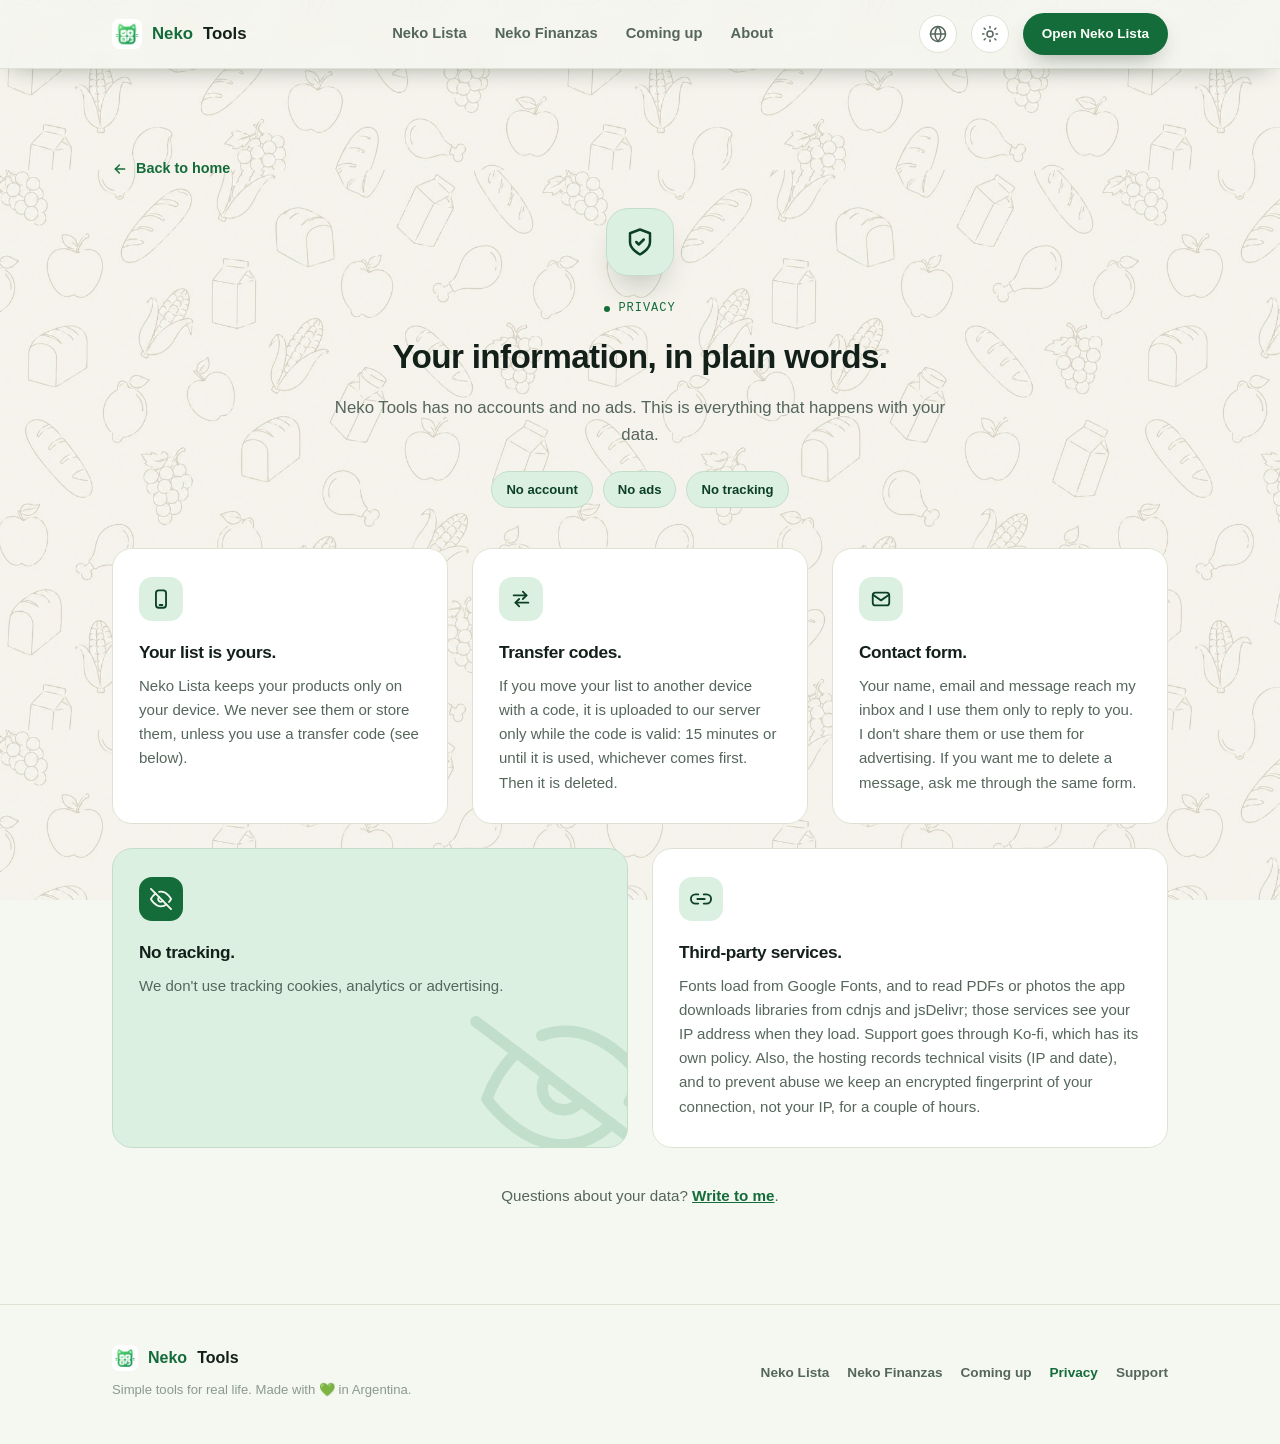
<file: privacidad.html>
<!doctype html>
<html lang="es-AR">
<head>
<meta charset="UTF-8" />
<meta http-equiv="Content-Security-Policy" content="default-src 'self'; script-src 'self'; style-src 'self' 'unsafe-inline' https://fonts.googleapis.com; font-src https://fonts.gstatic.com; img-src 'self' data:; connect-src 'self'; object-src 'none'; base-uri 'self'; form-action 'self'; upgrade-insecure-requests" />
<script src="guard.js?v=1"></script>
<meta name="viewport" content="width=device-width, initial-scale=1.0" />
<script src="i18n.js?v=7"></script>
<title>Privacidad — Neko Tools</title>
<meta name="description" content="Qué pasa con tus datos en Neko Tools y Neko Lista: tu lista queda en tu dispositivo, sin cuentas, sin anuncios y sin seguimiento." />
<meta name="robots" content="index, follow" />
<link rel="canonical" href="https://nekotools.site/privacidad.html" />
<link rel="icon" type="image/png" sizes="32x32" href="img/favicon-32.png" />
<link rel="icon" type="image/png" sizes="16x16" href="img/favicon-16.png" />
<link rel="apple-touch-icon" href="img/apple-touch-icon.png" />
<meta property="og:title" content="Privacidad — Neko Tools" />
<meta property="og:description" content="Qué pasa con tus datos en Neko Tools y Neko Lista, en pocas palabras." />
<meta property="og:image" content="https://nekotools.site/img/og-image-v2.jpg" />
<meta property="og:url" content="https://nekotools.site/privacidad.html" />
<meta property="og:site_name" content="Neko Tools" />
<meta property="og:type" content="website" />
<link rel="preconnect" href="https://fonts.googleapis.com">
<link rel="preconnect" href="https://fonts.gstatic.com" crossorigin>
<link href="https://fonts.googleapis.com/css2?family=Instrument+Sans:ital,wght@0,500;0,600;0,700;1,600&family=Manrope:wght@400;500;600;700;800&family=IBM+Plex+Mono:wght@400;500;600&family=Nunito:wght@700;800&display=swap" rel="stylesheet">
<link rel="stylesheet" href="site.css?v=4">
<noscript><style>.reveal { opacity: 1 !important; transform: none !important; }</style></noscript>
</head>
<body>

<header class="nav">
  <div class="wrap nav-row">
    <a class="brand" href="./">
      <img src="img/neko-tools-mark-v2.png" alt="">
      <span class="brand-neko">Neko</span> Tools
    </a>
    <nav class="nav-links">
      <a href="./#producto" class="hide-mobile" data-i18n="nav_neko_lista">Neko Lista</a>
      <a href="finanzas.html" class="hide-mobile" data-i18n="nav_neko_finanzas">Neko Finanzas</a>
      <a href="./#gondola" class="hide-mobile" data-i18n="nav_proximamente">Próximamente</a>
      <a href="./#marca" class="hide-mobile" data-i18n="nav_sobre">Sobre</a>
    </nav>
    <div class="nav-cta">
      <div class="lang-wrap">
        <button class="theme-toggle" type="button" id="langToggle" aria-haspopup="true" aria-expanded="false" aria-controls="langPanel" data-i18n-aria-label="lang_toggle_aria" aria-label="Cambiar idioma">
          <svg class="icon" width="18" height="18" viewBox="0 0 24 24" fill="none" stroke="currentColor" stroke-width="2" stroke-linecap="round" stroke-linejoin="round"><circle cx="12" cy="12" r="10"></circle><line x1="2" y1="12" x2="22" y2="12"></line><path d="M12 2a15.3 15.3 0 0 1 4 10 15.3 15.3 0 0 1-4 10 15.3 15.3 0 0 1-4-10 15.3 15.3 0 0 1 4-10z"></path></svg>
        </button>
        <div class="lang-panel" id="langPanel" role="menu"></div>
      </div>
      <button class="theme-toggle" type="button" id="themeToggle" data-i18n-aria-label="theme_to_dark_aria" aria-label="Cambiar a modo oscuro">
        <svg class="icon icon-sun" width="18" height="18" viewBox="0 0 24 24" fill="none" stroke="currentColor" stroke-width="2" stroke-linecap="round" stroke-linejoin="round"><circle cx="12" cy="12" r="4"></circle><line x1="12" y1="2" x2="12" y2="4"></line><line x1="12" y1="20" x2="12" y2="22"></line><line x1="4.22" y1="4.22" x2="5.64" y2="5.64"></line><line x1="18.36" y1="18.36" x2="19.78" y2="19.78"></line><line x1="2" y1="12" x2="4" y2="12"></line><line x1="20" y1="12" x2="22" y2="12"></line><line x1="4.22" y1="19.78" x2="5.64" y2="18.36"></line><line x1="18.36" y1="5.64" x2="19.78" y2="4.22"></line></svg>
        <svg class="icon icon-moon" width="18" height="18" viewBox="0 0 24 24" fill="none" stroke="currentColor" stroke-width="2" stroke-linecap="round" stroke-linejoin="round"><path d="M21 12.79A9 9 0 1 1 11.21 3 7 7 0 0 0 21 12.79z"></path></svg>
      </button>
      <a class="btn btn-primary btn-small nav-cta-btn" href="https://neko-lista.vercel.app" data-i18n="nav_abrir">Abrir Neko Lista</a>
      <button class="nav-toggle" type="button" id="navToggle" data-i18n-aria-label="nav_toggle_open_aria" aria-label="Abrir menú" aria-expanded="false" aria-controls="navMobileMenu">
        <svg class="icon icon-menu" width="18" height="18" viewBox="0 0 24 24" fill="none" stroke="currentColor" stroke-width="2" stroke-linecap="round" stroke-linejoin="round"><line x1="4" y1="7" x2="20" y2="7"></line><line x1="4" y1="12" x2="20" y2="12"></line><line x1="4" y1="17" x2="20" y2="17"></line></svg>
        <svg class="icon icon-close" width="18" height="18" viewBox="0 0 24 24" fill="none" stroke="currentColor" stroke-width="2" stroke-linecap="round" stroke-linejoin="round"><line x1="5" y1="5" x2="19" y2="19"></line><line x1="19" y1="5" x2="5" y2="19"></line></svg>
      </button>
    </div>
  </div>
  <div class="nav-mobile-menu" id="navMobileMenu">
    <nav class="nav-mobile-links">
      <a href="https://neko-lista.vercel.app" class="nav-mobile-cta" data-i18n="nav_abrir">Abrir Neko Lista</a>
      <a href="./#producto" data-i18n="nav_neko_lista">Neko Lista</a>
      <a href="finanzas.html" data-i18n="nav_neko_finanzas">Neko Finanzas</a>
      <a href="./#gondola" data-i18n="nav_proximamente">Próximamente</a>
      <a href="./#marca" data-i18n="nav_sobre">Sobre</a>
    </nav>
  </div>
</header>

<main id="top">

  <section class="privacy" id="privacidad">
    <div class="wrap">
      <a class="back-link" href="./"><svg class="icon" width="16" height="16" viewBox="0 0 24 24" fill="none" stroke="currentColor" stroke-width="2.2" stroke-linecap="round" stroke-linejoin="round" aria-hidden="true"><path d="M19 12H5"></path><path d="m11 18-6-6 6-6"></path></svg><span data-i18n="priv_back">Volver al inicio</span></a>
      <div class="section-head center reveal">
        <span class="privacy-badge" aria-hidden="true">
          <svg class="icon" width="30" height="30" viewBox="0 0 24 24" fill="none" stroke="currentColor" stroke-width="2" stroke-linecap="round" stroke-linejoin="round"><path d="M12 22s8-4 8-10V5l-8-3-8 3v7c0 6 8 10 8 10z"></path><path d="m9 12 2 2 4-4"></path></svg>
        </span>
        <span class="kicker" data-i18n="priv_kicker">Privacidad</span>
        <h2 data-i18n="priv_h2">Tu información, en pocas palabras.</h2>
        <p data-i18n="priv_lede">Neko Tools no tiene cuentas ni publicidad. Esto es todo lo que pasa con tus datos.</p>
        <div class="hero-tags privacy-tags">
          <span class="tag" data-i18n="tag_sin_cuenta">Sin cuenta</span>
          <span class="tag" data-i18n="priv_tag_ads">Sin anuncios</span>
          <span class="tag" data-i18n="priv_tag_tracking">Sin seguimiento</span>
        </div>
      </div>

      <ul class="privacy-grid">
        <li class="reveal" style="--reveal-delay:0s">
          <div class="feature">
            <span class="ic">
              <svg class="icon" width="22" height="22" viewBox="0 0 24 24" fill="none" stroke="currentColor" stroke-width="2" stroke-linecap="round" stroke-linejoin="round"><rect x="6.5" y="2.5" width="11" height="19" rx="3"></rect><path d="M10.5 18.5h3"></path></svg>
            </span>
            <h3 data-i18n="priv_1_h">Tu lista es tuya.</h3>
            <p data-i18n="priv_1_p">Neko Lista guarda tus productos solo en tu dispositivo. Nosotros no los vemos ni los guardamos, salvo si usás un código de transferencia (más abajo).</p>
          </div>
        </li>
        <li class="reveal" style="--reveal-delay:0.08s">
          <div class="feature">
            <span class="ic">
              <svg class="icon" width="22" height="22" viewBox="0 0 24 24" fill="none" stroke="currentColor" stroke-width="2" stroke-linecap="round" stroke-linejoin="round"><path d="M4 8h14"></path><path d="m14 4 4 4-4 4"></path><path d="M20 16H6"></path><path d="m10 12-4 4 4 4"></path></svg>
            </span>
            <h3 data-i18n="priv_2_h">Códigos de transferencia.</h3>
            <p data-i18n="priv_2_p">Si pasás tu lista a otro dispositivo con un código, se sube a nuestro servidor solo mientras el código sea válido: 15 minutos o hasta que se use, lo que pase primero. Después se borra.</p>
          </div>
        </li>
        <li class="reveal" style="--reveal-delay:0.16s">
          <div class="feature">
            <span class="ic">
              <svg class="icon" width="22" height="22" viewBox="0 0 24 24" fill="none" stroke="currentColor" stroke-width="2" stroke-linecap="round" stroke-linejoin="round"><rect x="3" y="5" width="18" height="14" rx="3"></rect><path d="m4 8 8 5.5L20 8"></path></svg>
            </span>
            <h3 data-i18n="priv_3_h">Formulario de contacto.</h3>
            <p data-i18n="priv_3_p">Tu nombre, mail y mensaje llegan a mi correo y los uso solo para responderte. No los comparto ni los uso para publicidad. Si querés que borre un mensaje, pedímelo por el mismo formulario.</p>
          </div>
        </li>
        <li class="wide reveal" style="--reveal-delay:0.1s">
          <div class="feature is-accent">
            <span class="ic">
              <svg class="icon" width="22" height="22" viewBox="0 0 24 24" fill="none" stroke="currentColor" stroke-width="2" stroke-linecap="round" stroke-linejoin="round"><path d="M17.94 17.94A10.07 10.07 0 0 1 12 20c-7 0-11-8-11-8a18.45 18.45 0 0 1 5.06-5.94M9.9 4.24A9.12 9.12 0 0 1 12 4c7 0 11 8 11 8a18.5 18.5 0 0 1-2.16 3.19m-6.72-1.07a3 3 0 1 1-4.24-4.24"></path><line x1="1" y1="1" x2="23" y2="23"></line></svg>
            </span>
            <svg class="watermark" aria-hidden="true" width="150" height="150" viewBox="0 0 24 24" fill="none" stroke="currentColor" stroke-width="1.6" stroke-linecap="round" stroke-linejoin="round"><path d="M17.94 17.94A10.07 10.07 0 0 1 12 20c-7 0-11-8-11-8a18.45 18.45 0 0 1 5.06-5.94M9.9 4.24A9.12 9.12 0 0 1 12 4c7 0 11 8 11 8a18.5 18.5 0 0 1-2.16 3.19m-6.72-1.07a3 3 0 1 1-4.24-4.24"></path><line x1="1" y1="1" x2="23" y2="23"></line></svg>
            <h3 data-i18n="priv_4_h">Sin seguimiento.</h3>
            <p data-i18n="priv_4_p">No usamos cookies de seguimiento, analítica ni publicidad.</p>
          </div>
        </li>
        <li class="wide reveal" style="--reveal-delay:0.18s">
          <div class="feature">
            <span class="ic">
              <svg class="icon" width="22" height="22" viewBox="0 0 24 24" fill="none" stroke="currentColor" stroke-width="2" stroke-linecap="round" stroke-linejoin="round"><path d="M15 7h3a5 5 0 0 1 5 5 5 5 0 0 1-5 5h-3m-6 0H6a5 5 0 0 1-5-5 5 5 0 0 1 5-5h3"></path><line x1="8" y1="12" x2="16" y2="12"></line></svg>
            </span>
            <h3 data-i18n="priv_5_h">Servicios de terceros.</h3>
            <p data-i18n="priv_5_p">Las tipografías se cargan desde Google Fonts, y para leer PDF o fotos la app descarga librerías de cdnjs y jsDelivr; esos servicios ven tu dirección IP al cargarse. Los apoyos pasan por Ko-fi, que tiene su propia política. Además, el hosting registra visitas técnicas (IP y fecha), y para evitar abusos guardamos por un par de horas una huella cifrada de tu conexión, no tu IP.</p>
          </div>
        </li>
      </ul>

      <p class="privacy-foot reveal" data-i18n-html="priv_foot">¿Alguna duda sobre tus datos? <a href="#marca">Escribime</a>.</p>
    </div>
  </section>
</main>

<div id="toast" class="toast" role="status" aria-live="polite" hidden></div>

<footer>
  <div class="wrap foot-row">
    <div>
      <div class="foot-brand">
        <img src="img/neko-tools-mark-v2.png" alt="">
        <span class="brand-neko">Neko</span> Tools
      </div>
      <p class="fine" style="margin-top:8px;" data-i18n="footer_tagline">Herramientas simples para la vida real. Hecho con 💚 en Argentina.</p>
    </div>
    <nav class="links">
      <a href="./#producto" data-i18n="nav_neko_lista">Neko Lista</a>
      <a href="finanzas.html" data-i18n="nav_neko_finanzas">Neko Finanzas</a>
      <a href="./#gondola" data-i18n="nav_proximamente">Próximamente</a>
      <a href="privacidad.html" aria-current="page" data-i18n="footer_privacy">Privacidad</a>
      <a href="https://ko-fi.com/nekotools" data-i18n="final_apoyar">Apoyar</a>
    </nav>
  </div>
</footer>

<script src="site.js?v=3"></script>
</body>
</html>
</file>
<file: site.css>
html { color-scheme: light; }
body { margin: 0; }
img { max-width: 100%; }
[hidden] { display: none !important; }
:root{
  color-scheme: light;

  /* ---------- surfaces ---------- */
  --paper:        #f5f7f1;
  --paper-raised: #ffffff;
  --sunken:       #eaefe4;
  --sunken-2:     #e1e8d9;

  /* ---------- ink ---------- */
  --ink:       #13201a;
  --ink-soft:  #55665b;
  --ink-faint: #8b9a8e;

  /* ---------- brand green ramp ---------- */
  --pine:      #146c3a;
  --pine-deep: #0b4023;
  --pine-black: var(--pine-deep);
  --leaf:      #2f9e5c;
  --mint:      #dcf0e2;
  --mint-line: #c3ddc9;

  /* ---------- accent (money / emphasis, spend sparingly) ---------- */
  --coral:      #d94f28;
  --coral-deep: #ab3c1e;
  --coral-soft: #fbe6dd;

  /* ---------- structure ---------- */
  --line:   #dde3d4;
  --shadow: rgba(13, 32, 21, 0.24);
  --shadow-strong: rgba(13, 32, 21, 0.45);

  /* ---------- type ---------- */
  --font-display: "Instrument Sans", "Segoe UI", sans-serif;
  --font-body: "Manrope", "Segoe UI", sans-serif;
  --font-mono: "IBM Plex Mono", ui-monospace, Menlo, monospace;
  /* Solo para el isotipo "Neko Lista"/"Neko Tools" en sí (nav, pie, la
     maqueta del recibo): la misma tipografía de marca que usa la app, para
     que el nombre se vea igual en los dos productos. El resto de los
     títulos sigue en --font-display. */
  --font-brand: "Nunito", "Segoe UI", sans-serif;

  --content-w: 1120px;

  /* misma textura de fondo que usa la app real, detrás de las secciones claras */
  --bg-texture: url("img/bg-pattern-light.jpg");
}

@media (prefers-color-scheme: dark) {
  :root:not([data-theme="light"]) {
    --paper:        #0c130e;
    --paper-raised: #141d16;
    --sunken:       #0a0f0b;
    --sunken-2:     #172019;

    --ink:       #eef3ea;
    --ink-soft:  #a6b6a9;
    --ink-faint: #647065;

    --pine:      #4fbf7f;
    --pine-deep: #2c8a58;
    --pine-black: var(--pine);
    --leaf:      #6fd196;
    --mint:      #16261c;
    --mint-line: #223a2a;

    --coral:      #ff8a5c;
    --coral-deep: #ffa47d;
    --coral-soft: #2a1a13;

    --line:   #223028;
    --shadow: rgba(0, 0, 0, 0.42);
    --shadow-strong: rgba(0, 0, 0, 0.65);

    --bg-texture: url("img/bg-pattern-dark.jpg");
  }
}

:root[data-theme="dark"] {
  --paper:        #0c130e;
  --paper-raised: #141d16;
  --sunken:       #0a0f0b;
  --sunken-2:     #172019;

  --ink:       #eef3ea;
  --ink-soft:  #a6b6a9;
  --ink-faint: #647065;

  --pine:      #4fbf7f;
  --pine-deep: #2c8a58;
  --pine-black: var(--pine);
  --leaf:      #6fd196;
  --mint:      #16261c;
  --mint-line: #223a2a;

  --coral:      #ff8a5c;
  --coral-deep: #ffa47d;
  --coral-soft: #2a1a13;

  --line:   #223028;
  --shadow: rgba(0, 0, 0, 0.42);
  --shadow-strong: rgba(0, 0, 0, 0.65);

  --bg-texture: url("img/bg-pattern-dark.jpg");
}

* { box-sizing: border-box; }
html { -webkit-text-size-adjust: 100%; }

body {
  overflow-x: clip;
  margin: 0;
  background: var(--paper);
  color: var(--ink);
  font-family: var(--font-body);
  font-size: 16px;
  line-height: 1.6;
  -webkit-font-smoothing: antialiased;
  text-rendering: optimizeLegibility;
  position: relative;
}
body::before {
  content: "";
  position: fixed;
  inset: 0;
  z-index: -1;
  background-image: var(--bg-texture);
  background-size: 560px 560px;
  background-repeat: repeat;
  background-position: center;
  opacity: 0.6;
}

@media (prefers-reduced-motion: reduce) {
  *, *::before, *::after { animation-duration: 0.001ms !important; transition-duration: 0.001ms !important; }
}

.wrap {
  max-width: var(--content-w);
  margin: 0 auto;
  padding: 0 32px;
}

a { color: inherit; }

h1, h2, h3 {
  font-family: var(--font-display);
  font-weight: 700;
  letter-spacing: -0.02em;
  text-wrap: balance;
  margin: 0;
}

.kicker {
  font-family: var(--font-mono);
  font-size: 0.75rem;
  font-weight: 500;
  letter-spacing: 0.08em;
  text-transform: uppercase;
  color: var(--pine);
  display: inline-flex;
  align-items: center;
  gap: 8px;
}
.kicker::before {
  content: "";
  width: 6px; height: 6px;
  border-radius: 50%;
  background: var(--pine);
  flex: none;
}

svg.icon { display: block; flex: none; }

/* ---------- buttons ---------- */
.btn {
  display: inline-flex;
  align-items: center;
  justify-content: center;
  gap: 8px;
  font-family: var(--font-body);
  font-weight: 700;
  font-size: 0.95rem;
  padding: 13px 24px;
  border-radius: 999px;
  border: 1px solid transparent;
  cursor: pointer;
  text-decoration: none;
  white-space: nowrap;
  transition: transform 0.15s ease, box-shadow 0.15s ease, background 0.15s ease, border-color .15s ease;
}
.btn:active { transform: translateY(1px); }
.btn:focus-visible { outline: 2px solid var(--pine); outline-offset: 3px; }

.btn-primary {
  background: var(--pine);
  color: #fbfff9;
  box-shadow: 0 10px 24px -10px var(--shadow-strong);
}
.btn-primary:hover { background: var(--pine-deep); box-shadow: 0 14px 28px -10px var(--shadow-strong); transform: translateY(-1px); }

.btn-ghost {
  background: transparent;
  color: var(--ink);
  border-color: var(--line);
}
.btn-ghost:hover { border-color: var(--pine); color: var(--pine); }

.btn-small { padding: 9px 18px; font-size: 0.85rem; }

.toast[hidden] { display: none; }
.toast {
  position: fixed;
  top: calc(16px + env(safe-area-inset-top));
  left: 50%;
  z-index: 300;
  transform: translateX(-50%) translateY(-12px);
  background: var(--ink);
  color: var(--paper);
  padding: 10px 18px;
  border-radius: 999px;
  font-family: var(--font-body);
  font-size: 0.85rem;
  font-weight: 700;
  box-shadow: 0 14px 28px -10px var(--shadow-strong);
  opacity: 0;
  pointer-events: none;
  transition: opacity 0.2s ease, transform 0.2s ease;
}
.toast.is-visible { opacity: 1; transform: translateX(-50%) translateY(0); }

/* ---------- nav ---------- */
header.nav {
  position: sticky;
  top: 0;
  z-index: 40;
  background: color-mix(in srgb, var(--paper) 78%, transparent);
  backdrop-filter: saturate(160%) blur(14px);
  -webkit-backdrop-filter: saturate(160%) blur(14px);
  border-bottom: 1px solid var(--line);
  box-shadow: 0 8px 24px -12px var(--shadow-strong);
}
.nav-row {
  display: flex;
  align-items: center;
  justify-content: space-between;
  gap: 24px;
  height: 68px;
}
.brand {
  display: flex;
  align-items: center;
  gap: 10px;
  font-family: var(--font-brand);
  font-weight: 700;
  font-size: 1.05rem;
  text-decoration: none;
  color: var(--ink);
  white-space: nowrap;
}
.brand img { width: 30px; height: 30px; border-radius: 8px; background: var(--paper-raised); transition: transform 0.25s cubic-bezier(.2,.8,.2,1.3); }
.brand:hover img { transform: rotate(-8deg) scale(1.08); }

/* Convención de marca: "Neko" siempre en el verde de marca, la palabra
   que lo sigue (Tools, Lista, o lo que sea) en el color de texto normal.
   Misma regla en todas las apps de Neko Tools. */
.brand-neko { color: var(--pine); }
.nav-links {
  display: flex;
  align-items: center;
  gap: 28px;
  font-size: 0.92rem;
  font-weight: 600;
  color: var(--ink-soft);
}
.nav-links a { text-decoration: none; }
.nav-links a:hover { color: var(--ink); }
.nav-cta { display: flex; align-items: center; gap: 14px; }
.nav-links-mobile-gap { flex: 1; }

@media (max-width: 480px) {
  /* "padding: 12px 0" anulaba el margen lateral de .wrap y el logo y el
     menú quedaban pegados a los bordes de la pantalla. */
  .nav-row { padding: 12px 16px; gap: 12px; }
}

@media (max-width: 760px) {
  .nav-links a.hide-mobile { display: none; }
}

/* ---------- mobile nav menu ---------- */
.nav-toggle {
  display: none;
  align-items: center;
  justify-content: center;
  width: 38px; height: 38px;
  border-radius: 50%;
  border: 1px solid var(--line);
  background: var(--paper-raised);
  color: var(--ink-soft);
  cursor: pointer;
  flex: none;
  transition: border-color .15s ease, color .15s ease;
}
.nav-toggle:hover { border-color: var(--pine); color: var(--pine); }
.nav-toggle:focus-visible { outline: 2px solid var(--pine); outline-offset: 2px; }
.nav-toggle .icon-close { display: none; }
.nav-toggle[aria-expanded="true"] .icon-menu { display: none; }
.nav-toggle[aria-expanded="true"] .icon-close { display: block; }
@media (max-width: 760px) {
  .nav-toggle { display: inline-flex; }
  .nav-cta-btn { display: none; }
}

.nav-mobile-menu {
  display: none;
  grid-template-rows: 0fr;
  transition: grid-template-rows 0.3s cubic-bezier(.2,.8,.2,1);
}
@media (max-width: 760px) {
  .nav-mobile-menu { display: grid; }
}
.nav-mobile-menu.is-open { grid-template-rows: 1fr; border-top: 1px solid var(--line); }
.nav-mobile-links {
  overflow: hidden;
  display: flex;
  flex-direction: column;
}
.nav-mobile-links a {
  padding: 15px 32px;
  text-decoration: none;
  color: var(--ink);
  font-weight: 600;
  font-size: 0.95rem;
  border-bottom: 1px solid var(--line);
  transition: background 0.15s ease, color 0.15s ease;
}
.nav-mobile-links a:last-child { border-bottom: none; }
.nav-mobile-links a:hover { color: var(--pine); background: var(--mint); }
.nav-mobile-links a.nav-mobile-cta {
  color: var(--pine);
  font-weight: 800;
}

/* ---------- hero ---------- */
.hero { padding: 76px 0 96px; }
.hero-grid {
  display: grid;
  grid-template-columns: 1.05fr 0.95fr;
  gap: 56px;
  align-items: center;
}
@media (max-width: 900px) {
  .hero-grid { grid-template-columns: minmax(0, 1fr); }
}

.hero-copy { animation: rise 0.7s cubic-bezier(.2,.8,.2,1) both; }
.hero-copy .kicker { margin-bottom: 18px; }
.hero-copy h1 {
  font-size: clamp(2.3rem, 4.4vw, 3.4rem);
  line-height: 1.06;
  margin-bottom: 20px;
}
.hero-copy h1 em {
  font-style: normal;
  background: linear-gradient(180deg, var(--leaf), var(--pine));
  -webkit-background-clip: text;
  background-clip: text;
  color: transparent;
}
.hero-copy p.lede {
  font-size: 1.12rem;
  color: var(--ink-soft);
  max-width: 46ch;
  margin-bottom: 28px;
}
.hero-tags {
  display: flex;
  flex-wrap: wrap;
  gap: 10px;
  margin-bottom: 32px;
}
.tag {
  display: inline-flex;
  align-items: center;
  gap: 6px;
  font-size: 0.82rem;
  font-weight: 700;
  padding: 7px 14px;
  border-radius: 999px;
  background: var(--mint);
  color: var(--pine-deep);
  border: 1px solid var(--mint-line);
  transition: transform 0.15s ease, border-color 0.15s ease;
}
.tag:hover { transform: translateY(-2px); border-color: var(--pine); }
.hero-ctas { display: flex; gap: 14px; flex-wrap: wrap; }

/* ---------- device mockup ---------- */
.hero-device-col {
  position: relative;
  display: flex;
  justify-content: center;
  animation: rise 0.8s 0.1s cubic-bezier(.2,.8,.2,1) both;
}
.hero-mascot {
  position: absolute;
  left: -128px;
  bottom: -34px;
  width: 300px;
  pointer-events: none;
  z-index: 2;
  filter: drop-shadow(0 26px 34px var(--shadow-strong));
  transition: transform 0.3s cubic-bezier(.2,.8,.2,1.2);
}
@media (max-width: 900px) {
  .hero-mascot { display: none; }
}
.hero-mascot-mobile {
  display: none;
  position: absolute;
  left: -8px;
  bottom: -22px;
  width: 150px;
  pointer-events: none;
  z-index: 2;
  filter: drop-shadow(0 16px 22px var(--shadow-strong));
}
@media (max-width: 900px) {
  .hero-mascot-mobile { display: block; }
}
.device {
  width: 280px;
  border-radius: 34px;
  box-shadow: 0 50px 90px -30px var(--shadow-strong), 0 16px 30px -14px var(--shadow-strong);
  position: relative;
}
.device-screen {
  border-radius: 34px;
  overflow: hidden;
  line-height: 0;
}
.device-screen img { display: block; width: 100%; height: auto; }

.float-card {
  position: absolute;
  z-index: 2;
  background: var(--paper-raised);
  border: 1px solid var(--line);
  border-radius: 16px;
  box-shadow: 0 32px 56px -18px var(--shadow-strong), 0 14px 22px -12px var(--shadow-strong);
  padding: 12px 16px;
  display: flex;
  align-items: center;
  gap: 10px;
}
.float-card.fc-1 { top: -50px; left: -16px; }
.float-card.fc-2 { width: 160px; }
.float-card.fc-2 { bottom: -22px; right: -12px; }
.float-card {
  transition: transform 0.25s cubic-bezier(.2,.8,.2,1.2), box-shadow 0.25s ease;
}
.float-card:hover {
  transform: translateY(-6px) scale(1.03);
  box-shadow: 0 26px 44px -18px var(--shadow-strong);
}
@media (max-width: 900px) {
  /* En una sola columna el telefono ocupa casi todo el ancho: estas
     tarjetas ya no tienen donde flotar al costado sin taparlo. */
  .float-card { display: none; }
}

.hero-device-col:hover .hero-mascot {
  transform: scale(1.06);
}
.float-card .ic {
  width: 30px; height: 30px; border-radius: 9px;
  background: var(--mint); color: var(--pine-deep);
  display: flex; align-items: center; justify-content: center;
  flex: none;
}
.float-card .tx .k { font-size: 0.66rem; color: var(--ink-faint); font-weight: 600; }
.float-card .tx .v { font-size: 0.86rem; font-weight: 700; }

@keyframes rise {
  from { opacity: 0; transform: translateY(14px); }
  to   { opacity: 1; transform: translateY(0); }
}

/* ---------- scroll reveal ---------- */
.reveal {
  opacity: 0;
  transform: translateY(28px);
  transition: opacity 0.7s cubic-bezier(.2,.8,.2,1), transform 0.7s cubic-bezier(.2,.8,.2,1);
  transition-delay: var(--reveal-delay, 0s);
}
.reveal.reveal-left  { transform: translateX(-32px); }
.reveal.reveal-right { transform: translateX(32px); }
.reveal.is-visible { opacity: 1; transform: none; }
/* Antes de revelarse, el corrimiento lateral empujaba la página más ancha
   que la pantalla en celulares (scroll horizontal hasta hacer scroll). */
@media (max-width: 760px) {
  .reveal.reveal-left  { transform: translateX(-14px); }
  .reveal.reveal-right { transform: translateX(14px); }
}
@media (prefers-reduced-motion: reduce) {
  .reveal { opacity: 1; transform: none; transition: none; }
}

/* ---------- section shell ---------- */
section { padding: 96px 0; }
section.band-sunken {
  background: color-mix(in srgb, #146c3a 82%, transparent);
  position: relative;
  box-shadow: 0 24px 40px -24px var(--shadow-strong), 0 -24px 40px -24px var(--shadow-strong);
}

.wave {
  position: absolute;
  left: 0;
  right: 0;
  height: 56px;
  line-height: 0;
  pointer-events: none;
}
.wave svg { display: block; width: 100%; height: 100%; }
.wave-top { top: -1px; transform: scaleY(-1); }
.wave-bottom { bottom: -1px; }

/* Dentro de las secciones verdes, el recibo y el formulario de contacto
   tienen su propia tarjeta blanca -- esto solo toca el texto que queda
   directo sobre el verde (sin tarjeta debajo), para que se siga leyendo. */
.band-sunken .receipt-copy .kicker,
.band-sunken .about-copy .kicker {
  color: #a8e8c0;
}
.band-sunken .receipt-copy .kicker::before,
.band-sunken .about-copy .kicker::before {
  background: #a8e8c0;
}
.band-sunken .receipt-copy h2,
.band-sunken .about-copy h2,
.band-sunken .about-signature .name {
  color: var(--pine-black);
}
.band-sunken .receipt-copy p,
.band-sunken .about-copy p {
  color: rgba(255, 255, 255, 0.85);
}
.band-sunken .about-signature .role {
  color: rgba(255, 255, 255, 0.65);
}
.section-head { max-width: 640px; margin: 0 0 52px; }
.section-head h2 { font-size: clamp(1.7rem, 2.6vw, 2.3rem); margin: 10px 0 12px; }
.section-head p { color: var(--ink-soft); font-size: 1.05rem; margin: 0; }
.section-head.center { margin-left: auto; margin-right: auto; text-align: center; }

/* ---------- features ---------- */
.feature-grid {
  display: grid;
  grid-template-columns: repeat(3, 1fr);
  gap: 28px;
}
@media (max-width: 820px) { .feature-grid { grid-template-columns: 1fr; } }
.feature {
  background: var(--paper-raised);
  border: 1px solid var(--line);
  border-radius: 20px;
  padding: 28px 26px;
  transition: transform 0.25s cubic-bezier(.2,.8,.2,1), box-shadow 0.25s ease, border-color 0.25s ease;
}
.feature:hover {
  transform: translateY(-6px);
  border-color: var(--mint-line);
  box-shadow: 0 26px 46px -26px var(--shadow-strong);
}
.feature .ic {
  width: 44px; height: 44px; border-radius: 13px;
  background: var(--mint); color: var(--pine-deep);
  display: flex; align-items: center; justify-content: center;
  margin-bottom: 18px;
  transition: transform 0.25s cubic-bezier(.2,.8,.2,1.3);
}
.feature:hover .ic { transform: scale(1.1) rotate(-6deg); }
.feature h3 { font-size: 1.08rem; margin-bottom: 8px; }
.feature p { margin: 0; color: var(--ink-soft); font-size: 0.94rem; }

/* ---------- receipt ---------- */
.receipt-wrap { display: grid; grid-template-columns: 1fr 1fr; gap: 64px; align-items: center; }
@media (max-width: 900px) { .receipt-wrap { grid-template-columns: 1fr; } }
.receipt {
  background: var(--paper-raised);
  border: 1px solid var(--line);
  border-radius: 22px;
  padding: 28px 30px 26px;
  max-width: 420px;
  box-shadow: 0 24px 50px -30px var(--shadow-strong);
  position: relative;
  transition: transform 0.25s cubic-bezier(.2,.8,.2,1), box-shadow 0.25s ease;
}
.receipt:hover {
  transform: translateY(-6px) rotate(-0.6deg);
  box-shadow: 0 34px 64px -28px var(--shadow-strong);
}
.receipt-cut {
  position: absolute; left: 0; right: 0; height: 12px;
  background:
    radial-gradient(circle at 10px 0, transparent 6px, var(--sunken) 6.5px) top left / 20px 12px repeat-x;
}
.receipt-cut.top { top: -1px; transform: rotate(180deg); }
.receipt-cut.bottom { bottom: -1px; }
.receipt-head { text-align: center; margin-bottom: 16px; }
.receipt-head .name { font-family: var(--font-brand); font-weight: 700; font-size: 1.05rem; }
.receipt-head .sub { font-family: var(--font-mono); font-size: 0.7rem; color: var(--ink-faint); margin-top: 4px; }
.receipt-line {
  display: flex; align-items: baseline; justify-content: space-between;
  padding: 9px 0;
  border-bottom: 1px dashed var(--line);
  font-size: 0.92rem;
}
.receipt-line .n { color: var(--ink); }
.receipt-line .n .q { color: var(--ink-faint); font-size: 0.78rem; }
.receipt-line .p { font-family: var(--font-mono); color: var(--ink-soft); }
.receipt-total {
  display: flex; align-items: baseline; justify-content: space-between;
  padding-top: 16px; margin-top: 4px;
}
.receipt-total .l { font-weight: 800; letter-spacing: 0.02em; }
.receipt-total .v { font-family: var(--font-mono); font-weight: 700; font-size: 1.3rem; color: var(--coral); }

/* ---------- gallery ---------- */
.gallery-grid {
  display: grid;
  grid-template-columns: repeat(3, 1fr);
  gap: 26px;
}
@media (max-width: 900px) { .gallery-grid { grid-template-columns: 1fr; max-width: 320px; margin: 0 auto; } }
.gallery-card { text-align: center; }
.gallery-frame {
  background: var(--paper-raised);
  border-radius: 26px;
  box-shadow: 0 30px 60px -30px var(--shadow-strong), 0 10px 20px -12px var(--shadow-strong);
  margin: 0 auto 20px;
  max-width: 300px;
  height: 440px;
  overflow: hidden;
  line-height: 0;
  transition: transform 0.25s cubic-bezier(.2,.8,.2,1), box-shadow 0.25s ease;
}
.gallery-card:hover .gallery-frame {
  transform: translateY(-6px);
  box-shadow: 0 40px 74px -28px var(--shadow-strong), 0 14px 26px -12px var(--shadow-strong);
}
.gallery-frame img {
  display: block;
  width: 100%;
  height: 100%;
  object-fit: cover;
  object-position: top center;
  transition: transform 0.4s cubic-bezier(.2,.8,.2,1);
}
.gallery-card:hover .gallery-frame img { transform: scale(1.06); }
.gallery-card h3 { font-size: 0.98rem; margin-bottom: 4px; }
.gallery-card p { margin: 0; color: var(--ink-soft); font-size: 0.86rem; }

/* ---------- shelf / coming soon ---------- */
.shelf {
  display: flex;
  align-items: center;
  gap: 40px;
  background: var(--paper);
  border: 1px solid var(--line);
  border-radius: 26px;
  padding: 44px 48px;
  position: relative;
  transition: transform 0.25s cubic-bezier(.2,.8,.2,1), box-shadow 0.25s ease, border-color 0.25s ease;
}
.shelf::before {
  content: "";
  position: absolute;
  inset: 0;
  z-index: 0;
  border-radius: 26px;
  background-image: var(--bg-texture);
  background-size: 560px 560px;
  background-repeat: repeat;
  background-position: center;
  opacity: 0.6;
}
.shelf > * { position: relative; z-index: 1; }
.shelf:hover {
  transform: translateY(-4px);
  border-color: var(--mint-line);
  box-shadow: 0 26px 46px -30px var(--shadow-strong);
}
@media (max-width: 760px) { .shelf { flex-direction: column; text-align: center; gap: 20px; padding: 36px 28px; } }

.box-pop {
  position: relative;
  width: 140px;
  height: 140px;
  flex: none;
  cursor: pointer;
}
.box-pop:focus-visible { outline: 2px solid var(--pine); outline-offset: 4px; border-radius: 12px; }
.box-pop img { width: 100%; height: 100%; object-fit: contain; }
.box-pop .box-closed, .box-pop .box-open {
  position: absolute;
  inset: 0;
  transform-origin: center bottom;
  filter: drop-shadow(0 18px 20px var(--shadow-strong));
  transition: opacity 0.3s ease;
}
.box-pop .box-open {
  opacity: 0;
  /* box-open.png dibuja la caja más chica dentro del lienzo para dejar
     lugar a las solapas abiertas; este scale la empareja con la cerrada. */
  transform: scale(1.14);
  transition: opacity 0.3s ease, transform 0.4s cubic-bezier(.2,.8,.2,1.4);
}
.box-pop:hover .box-closed,
.box-pop.is-open .box-closed,
.box-pop:focus-visible .box-closed { opacity: 0; }
.box-pop:hover .box-open,
.box-pop.is-open .box-open,
.box-pop:focus-visible .box-open { opacity: 1; transform: scale(1.22); }

.box-pop .tool-icon {
  position: absolute;
  width: 44px;
  height: 44px;
  top: 6px;
  left: 50%;
  margin-left: -22px;
  opacity: 0;
  transform: scale(0.4) translate(0, 6px) rotate(0deg);
  transition: opacity 0.35s ease, transform 0.4s cubic-bezier(.2,.8,.2,1.4);
  pointer-events: none;
  filter: drop-shadow(0 8px 12px rgba(13,32,21,0.22));
}
.box-pop:hover .tool-icon,
.box-pop.is-open .tool-icon,
.box-pop:focus-visible .tool-icon { opacity: 1; }
.box-pop:hover .ti-1, .box-pop.is-open .ti-1, .box-pop:focus-visible .ti-1 { transform: scale(1) translate(-83px, -39px) rotate(-18deg); transition-delay: 0.02s; }
.box-pop:hover .ti-2, .box-pop.is-open .ti-2, .box-pop:focus-visible .ti-2 { transform: scale(1) translate(-71px, -87px) rotate(8deg); transition-delay: 0.1s; }
.box-pop:hover .ti-3, .box-pop.is-open .ti-3, .box-pop:focus-visible .ti-3 { transform: scale(1) translate(-19px, -83px) rotate(-22deg); transition-delay: 0.05s; }
.box-pop:hover .ti-4, .box-pop.is-open .ti-4, .box-pop:focus-visible .ti-4 { transform: scale(1) translate(25px, -109px) rotate(16deg); transition-delay: 0.14s; }
.box-pop:hover .ti-5, .box-pop.is-open .ti-5, .box-pop:focus-visible .ti-5 { transform: scale(1) translate(60px, -75px) rotate(-9deg); transition-delay: 0.08s; }
.box-pop:hover .ti-6, .box-pop.is-open .ti-6, .box-pop:focus-visible .ti-6 { transform: scale(1) translate(96px, -45px) rotate(24deg); transition-delay: 0.17s; }

.box-hint {
  display: none;
  position: absolute;
  top: 42px;
  left: 34px;
  width: 34px;
  height: 34px;
  z-index: 3;
  pointer-events: none;
  animation: box-hint-pulse 1.6s ease-in-out infinite;
}
.box-hint::before, .box-hint::after {
  content: "";
  position: absolute;
  inset: 0;
  border-radius: 50%;
  border: 2px solid rgba(255, 255, 255, 0.55);
  box-shadow: 0 0 0 1px rgba(13, 32, 21, 0.12), 0 4px 10px -4px rgba(13, 32, 21, 0.3);
}
.box-hint::after {
  inset: 9px;
  border-color: rgba(255, 255, 255, 0.4);
}
@media (max-width: 760px) {
  .box-hint { display: block; }
}
.box-pop.is-open .box-hint,
.box-pop.tapped .box-hint { display: none; }
@keyframes box-hint-pulse {
  0%, 100% { transform: scale(1); }
  50% { transform: scale(1.18); }
}

@media (prefers-reduced-motion: reduce) {
  .box-pop .tool-icon, .box-pop .box-closed { transition: opacity 0.2s ease; transform: none; }
  .box-pop .box-open { transition: opacity 0.2s ease; transform: scale(1.14); }
  .box-pop:hover .box-open, .box-pop.is-open .box-open, .box-pop:focus-visible .box-open { transform: scale(1.14); }
  .box-pop:hover .ti-1, .box-pop:hover .ti-2, .box-pop:hover .ti-3,
  .box-pop:hover .ti-4, .box-pop:hover .ti-5, .box-pop:hover .ti-6,
  .box-pop.is-open .ti-1, .box-pop.is-open .ti-2, .box-pop.is-open .ti-3,
  .box-pop.is-open .ti-4, .box-pop.is-open .ti-5, .box-pop.is-open .ti-6,
  .box-pop:focus-visible .ti-1, .box-pop:focus-visible .ti-2, .box-pop:focus-visible .ti-3,
  .box-pop:focus-visible .ti-4, .box-pop:focus-visible .ti-5, .box-pop:focus-visible .ti-6 { transform: none; }
  .box-hint { animation: none; }
}

.shelf h2 { font-size: 1.5rem; margin: 8px 0 8px; }
.shelf p { margin: 0 0 18px; color: var(--ink-soft); }
.shelf-slot {
  display: inline-flex; align-items: center; gap: 8px;
  font-family: var(--font-mono); font-size: 0.72rem; color: var(--ink-faint);
  margin-bottom: 16px;
}
.shelf-slot .dot { width: 6px; height: 6px; border-radius: 50%; background: var(--ink-faint); }
.shelf-actions { display: flex; gap: 12px; flex-wrap: wrap; }
@media (max-width: 760px) { .shelf-actions { justify-content: center; } }

/* ---------- final cta ---------- */
.final-cta { text-align: center; }
.mascot-jump {
  position: relative;
  width: 200px;
  margin: 0 auto 8px;
}
.mascot-jump::before {
  content: "";
  position: absolute;
  left: 58%;
  top: 6%;
  width: 190px;
  height: 220px;
  background: radial-gradient(ellipse at center, var(--shadow-strong) 0%, transparent 62%);
  transform: translateX(-50%);
  pointer-events: none;
}
.mascot-jump::after {
  content: "";
  position: absolute;
  left: 50%;
  bottom: 4px;
  width: 110px;
  height: 22px;
  background: radial-gradient(ellipse at center, var(--shadow-strong) 0%, var(--shadow-strong) 30%, transparent 68%);
  border-radius: 50%;
  transform: translateX(-50%) scale(1);
  transition: transform 0.35s cubic-bezier(.2,.8,.2,1.3);
}
.final-cta img {
  position: relative;
  width: 200px; height: 200px; object-fit: contain; display: block;
  transition: transform 0.3s cubic-bezier(.2,.8,.2,1.3);
}
.mascot-jump:hover::after { transform: translateX(-50%) scale(1.5); }
.mascot-jump:hover img { transform: translateY(-14px) rotate(-2deg); }
.final-cta h2 { font-size: clamp(1.7rem, 2.6vw, 2.3rem); margin-bottom: 10px; }
.final-cta p { color: var(--ink-soft); margin: 0 0 30px; }
.final-cta .ctas { display: flex; justify-content: center; gap: 14px; flex-wrap: wrap; }

/* ---------- about / contact ---------- */
.about-grid {
  display: grid;
  grid-template-columns: 1fr 1fr;
  gap: 64px;
  align-items: start;
}
@media (max-width: 900px) { .about-grid { grid-template-columns: minmax(0, 1fr); gap: 40px; } }
/* Sin min-width:0 una palabra larga (ruso, portugués) ensancha la columna
   más que la pantalla. */
.about-grid > *, .hero-grid > * { min-width: 0; }
.contact-card .btn { white-space: normal; }
.contact-privacy { margin: 14px 0 0; font-size: 0.82rem; color: var(--ink-faint); }
.contact-privacy a { color: var(--pine); }
section.privacy { padding: 88px 0 96px; }
.privacy .section-head { margin-bottom: 40px; }
.privacy-badge {
  display: flex; align-items: center; justify-content: center;
  margin-left: auto; margin-right: auto;
  width: 68px; height: 68px; border-radius: 22px;
  background: var(--mint); color: var(--pine-deep);
  border: 1px solid var(--mint-line);
  box-shadow: 0 18px 34px -18px var(--shadow-strong);
  margin-bottom: 18px;
}
.privacy-tags { justify-content: center; margin: 22px 0 0; }
.privacy-grid {
  list-style: none; margin: 0; padding: 0;
  display: grid; grid-template-columns: repeat(6, 1fr); gap: 24px;
}
.privacy-grid > li { grid-column: span 2; display: flex; }
.privacy-grid > li.wide { grid-column: span 3; }
.privacy-grid .feature { width: 100%; }
.feature.is-accent { background: var(--mint); border-color: var(--mint-line); position: relative; overflow: hidden; }
.feature.is-accent > * { position: relative; z-index: 1; }
.feature.is-accent .watermark {
  position: absolute; z-index: 0; right: -22px; bottom: -26px;
  width: 170px; height: 170px; color: var(--pine); opacity: 0.13;
  transform: rotate(-8deg); pointer-events: none;
}
@media (max-width: 600px) { .feature.is-accent .watermark { width: 130px; height: 130px; right: -14px; bottom: -18px; } }
.feature.is-accent .ic { background: var(--pine); color: var(--paper); }
.privacy-foot { text-align: center; margin: 36px 0 0; color: var(--ink-soft); font-size: 0.95rem; }
.privacy-foot a { color: var(--pine); font-weight: 700; }
@media (max-width: 900px) {
  .privacy-grid { grid-template-columns: repeat(2, 1fr); gap: 20px; }
  .privacy-grid > li, .privacy-grid > li.wide { grid-column: span 1; }
  .privacy-grid > li:last-child { grid-column: span 2; }
}
@media (max-width: 600px) {
  section.privacy { padding: 64px 0 72px; }
  .privacy-grid { grid-template-columns: minmax(0, 1fr); }
  .privacy-grid > li:last-child { grid-column: span 1; }
}
@media (max-width: 480px) { .contact-card { padding: 24px 20px; } }
.about-copy h2 { font-size: clamp(1.7rem, 2.6vw, 2.3rem); margin: 10px 0 14px; }
.about-copy p { color: var(--ink-soft); font-size: 1.05rem; max-width: 46ch; margin: 0 0 20px; }
.about-signature {
  display: flex;
  align-items: center;
  gap: 12px;
  margin-top: 28px;
}
.about-signature img {
  width: 44px; height: 44px; border-radius: 12px;
  background: var(--paper-raised);
  box-shadow: 0 10px 20px -12px var(--shadow-strong);
}
.about-signature .name { font-weight: 700; font-size: 0.95rem; }
.about-signature .role { font-size: 0.85rem; color: var(--ink-faint); }

.contact-card {
  background: var(--paper);
  border: 1px solid var(--line);
  border-radius: 22px;
  padding: 32px;
  box-shadow: 0 30px 60px -34px var(--shadow-strong);
  position: relative;
}
.contact-card::before {
  content: "";
  position: absolute;
  inset: 0;
  z-index: 0;
  border-radius: 22px;
  background-image: var(--bg-texture);
  background-size: 560px 560px;
  background-repeat: repeat;
  background-position: center;
  opacity: 0.6;
}
.contact-card > * { position: relative; z-index: 1; }
.contact-card h3 { font-size: 1.1rem; margin: 0 0 6px; }
.contact-card > p { color: var(--ink-soft); font-size: 0.92rem; margin: 0 0 22px; }
.form-row { margin-bottom: 16px; }
.form-row label {
  display: block;
  font-size: 0.82rem;
  font-weight: 700;
  margin-bottom: 6px;
}
.form-row input, .form-row textarea {
  width: 100%;
  font-family: var(--font-body);
  font-size: 0.95rem;
  color: var(--ink);
  background: var(--paper);
  border: 1px solid var(--line);
  border-radius: 12px;
  padding: 11px 14px;
  resize: vertical;
  transition: border-color 0.15s ease, box-shadow 0.15s ease;
}
.form-row input:focus, .form-row textarea:focus {
  outline: none;
  border-color: var(--pine);
  box-shadow: 0 0 0 3px var(--mint);
}
.hp-field { position: absolute; left: -9999px; width: 1px; height: 1px; overflow: hidden; }
.contact-card .btn { width: 100%; }
.form-status {
  margin: 14px 0 0;
  font-size: 0.88rem;
  font-weight: 600;
  min-height: 1.2em;
}
.form-status.is-ok { color: var(--pine); }
.form-status.is-error { color: var(--coral); }

/* ---------- footer ---------- */
footer { padding: 40px 0 44px; border-top: 1px solid var(--line); }
.foot-row { display: flex; align-items: center; justify-content: space-between; gap: 20px; flex-wrap: wrap; }
.foot-brand { display: flex; align-items: center; gap: 10px; font-family: var(--font-brand); font-weight: 700; }
.foot-brand img { width: 26px; height: 26px; border-radius: 7px; background: var(--paper-raised); }
footer .fine { color: var(--ink-faint); font-size: 0.82rem; margin: 0; }
footer .links { display: flex; flex-wrap: wrap; gap: 8px 18px; font-size: 0.85rem; font-weight: 600; color: var(--ink-soft); }
footer .links a { text-decoration: none; }
footer .links a:hover { color: var(--pine); }

/* ---------- theme toggle ---------- */
.theme-toggle {
  display: inline-flex;
  align-items: center;
  justify-content: center;
  width: 38px; height: 38px;
  border-radius: 50%;
  border: 1px solid var(--line);
  background: var(--paper-raised);
  color: var(--ink-soft);
  cursor: pointer;
  flex: none;
  transition: border-color .15s ease, color .15s ease;
}
.theme-toggle:hover { border-color: var(--pine); color: var(--pine); }
.theme-toggle:focus-visible { outline: 2px solid var(--pine); outline-offset: 2px; }
.theme-toggle svg.icon-moon { display: none; }
:root[data-theme="dark"] .theme-toggle svg.icon-sun { display: none; }
:root[data-theme="dark"] .theme-toggle svg.icon-moon { display: block; }
@media (prefers-color-scheme: dark) {
  :root:not([data-theme="light"]) .theme-toggle svg.icon-sun { display: none; }
  :root:not([data-theme="light"]) .theme-toggle svg.icon-moon { display: block; }
}

/* ---------- language picker ---------- */
.lang-wrap { position: relative; }
.lang-panel {
  position: absolute;
  top: calc(100% + 10px);
  right: 0;
  min-width: 190px;
  background: var(--paper-raised);
  border: 1px solid var(--line);
  border-radius: 16px;
  box-shadow: 0 24px 48px -20px var(--shadow-strong);
  padding: 8px;
  display: none;
  flex-direction: column;
  gap: 2px;
  z-index: 50;
}
.lang-panel.is-open { display: flex; }
.lang-option {
  display: flex;
  align-items: center;
  gap: 10px;
  padding: 9px 12px;
  border-radius: 10px;
  font-family: var(--font-body);
  font-size: 0.9rem;
  font-weight: 600;
  color: var(--ink);
  background: none;
  border: none;
  cursor: pointer;
  text-align: left;
  width: 100%;
}
.lang-option:hover { background: var(--mint); }
.lang-option.is-active { background: var(--mint); color: var(--pine-deep); }
.lang-option .flag { font-size: 1.05rem; line-height: 1; }

/* ---------- página de privacidad ---------- */
.back-link {
  display: inline-flex;
  align-items: center;
  gap: 8px;
  margin-bottom: 28px;
  font-size: 0.9rem;
  font-weight: 700;
  color: var(--pine);
  text-decoration: none;
  transition: gap 0.2s ease;
}
.back-link:hover { gap: 12px; text-decoration: underline; }
.back-link:focus-visible { outline: 2px solid var(--pine); outline-offset: 4px; border-radius: 6px; }
footer .links a[aria-current="page"] { color: var(--pine); }

/* ---------- japonés ---------- */
/* Sin esto el navegador corta el título en medio de una palabra (買 / い物) y
   las fuentes latinas de la página dejan la elección de la tipografía
   japonesa librada al azar del sistema. */
:lang(ja) {
  --font-display: "Instrument Sans", "Hiragino Sans", "Hiragino Kaku Gothic ProN", "Yu Gothic UI", "Yu Gothic", "Meiryo", "Noto Sans JP", sans-serif;
  --font-body: "Manrope", "Hiragino Sans", "Hiragino Kaku Gothic ProN", "Yu Gothic UI", "Yu Gothic", "Meiryo", "Noto Sans JP", sans-serif;
  --font-brand: "Nunito", "Hiragino Sans", "Hiragino Kaku Gothic ProN", "Yu Gothic UI", "Yu Gothic", "Meiryo", "Noto Sans JP", sans-serif;
  word-break: auto-phrase;
  line-break: strict;
}
:lang(ja) h1, :lang(ja) h2, :lang(ja) h3 { letter-spacing: 0; line-height: 1.25; }
:lang(ja) .hero-copy h1 { line-height: 1.2; }

/* ==========================================================================
   Página de Neko Finanzas (finanzas.html)
   Mismos componentes que la de Neko Lista; cambia la "rampa" de marca al
   cian del ícono de Neko Finanzas y el patrón de fondo al financiero.
   ========================================================================== */
body.page-finanzas {
  --paper:     #f5f3ee;
  --sunken:    #e7eef0;
  --sunken-2:  #dce8eb;
  --pine:      #067f9c;
  --pine-deep: #05627a;
  --pine-black: #ffffff;
  --leaf:      #16c1da;
  --mint:      #e3f6fa;
  --mint-line: #bfe6ee;
  --line:      #e2ded3;
  --bg-texture: url("img/bg-pattern-finanzas-light.jpg");
}
:root[data-theme="dark"] body.page-finanzas {
  --paper:     #101d1a;
  --paper-raised: #172622;
  --sunken:    #0c1714;
  --sunken-2:  #1d2d29;
  --pine:      #2cc0dc;
  --pine-deep: #1fa6c0;
  --leaf:      #5fd2e8;
  --mint:      #173a3f;
  --mint-line: #1f4a50;
  --line:      #243631;
  --bg-texture: url("img/bg-pattern-finanzas-dark.jpg");
}
@media (prefers-color-scheme: dark) {
  :root:not([data-theme="light"]) body.page-finanzas {
    --paper:     #101d1a;
    --paper-raised: #172622;
    --sunken:    #0c1714;
    --sunken-2:  #1d2d29;
    --pine:      #2cc0dc;
    --pine-deep: #1fa6c0;
    --leaf:      #5fd2e8;
    --mint:      #173a3f;
    --mint-line: #1f4a50;
    --line:      #243631;
    --bg-texture: url("img/bg-pattern-finanzas-dark.jpg");
  }
}
/* El patrón financiero es más grande y marcado que el de comida */
body.page-finanzas::before { background-size: 760px auto; opacity: 0.5; }

/* Bandas de color: cian profundo en lugar del verde */
.page-finanzas section.band-sunken { background: color-mix(in srgb, #066f89 86%, transparent); }
.page-finanzas .band-sunken .receipt-copy .kicker { color: #aeeefa; }
.page-finanzas .band-sunken .receipt-copy .kicker::before { background: #aeeefa; }
.page-finanzas .band-sunken .receipt-copy h2 { color: #ffffff; }

/* Recibo: "cómo se calcula tu disponible" */
.page-finanzas .receipt-line .p.minus { color: var(--coral); }
.page-finanzas .receipt-total .v { color: var(--pine); }
.page-finanzas .receipt-line .n .q { display: block; margin-top: 2px; }

/* Ilustración de la billetera en el lugar de la mascota */
.page-finanzas .hero-mascot { left: -96px; bottom: -26px; width: 210px; }
.page-finanzas .hero-mascot-mobile { width: 120px; left: -4px; bottom: -18px; }
.page-finanzas .mascot-jump::before { display: none; }

/* La app está solo en español: aviso para quien lee el sitio en otro idioma */
.fin-lang-note {
  display: inline-flex;
  align-items: center;
  gap: 6px;
  margin: -14px 0 26px;
  font-size: 0.85rem;
  color: var(--ink-faint);
}
:lang(es) .fin-lang-note { display: none; }

/* Grilla de funciones de 6 (dos filas de 3) */
.feature-grid.feature-grid-6 { row-gap: 28px; }

/* En oscuro el cian de marca es claro: el botón principal usa un tono más
   profundo para que el texto blanco se lea bien. */
:root[data-theme="dark"] .page-finanzas .btn-primary { background: #087f9a; }
:root[data-theme="dark"] .page-finanzas .btn-primary:hover { background: #066c85; }
@media (prefers-color-scheme: dark) {
  :root:not([data-theme="light"]) .page-finanzas .btn-primary { background: #087f9a; }
  :root:not([data-theme="light"]) .page-finanzas .btn-primary:hover { background: #066c85; }
}
.nav-links a[aria-current="page"],
.nav-mobile-links a[aria-current="page"] { color: var(--pine); }

/* >>> Neko Finanzas: página nueva */
/* --- Página nueva: la mascota vuelve a su tamaño (antes iba la billetera) --- */
/* Los dos gatitos se anclan al centro del teléfono (280 px de ancho), así quedan
   montados sobre su esquina inferior izquierda a cualquier ancho de pantalla. */
.page-finanzas .hero-mascot { left: 50%; margin-left: -335px; bottom: -46px; width: 370px; }
.page-finanzas .hero-mascot-mobile { left: 50%; margin-left: max(-256px, calc(-50vw + 4px)); bottom: -30px; width: 226px; }
.page-finanzas .mascot-jump { width: 210px; }
.page-finanzas .gallery-grid { row-gap: 40px; }
.split-wrap { position: relative; max-width: 460px; }
.split-wrap { margin-top: 340px; }
.split-neko { position: absolute; top: -362px; right: 30px; width: 400px; height: auto; z-index: 2; pointer-events: none; filter: drop-shadow(0 16px 20px var(--shadow-strong)); }
@media (max-width: 900px) { .split-wrap { margin-top: 262px; } .split-neko { top: -276px; right: auto; left: 50%; margin-left: -152px; width: 304px; } }
.split-points { list-style: none; margin: 26px 0 0; padding: 0; display: flex; flex-direction: column; gap: 16px; max-width: 46ch; }
.split-points li { position: relative; padding-left: 26px; color: rgba(255, 255, 255, 0.85); font-size: 1rem; line-height: 1.5; }
.split-points li::before { content: ""; position: absolute; left: 0; top: 0.42em; width: 12px; height: 12px; border-radius: 50%; box-shadow: 0 0 0 3px rgba(255, 255, 255, 0.16); }
.split-points li.is-goal::before { background: #9d85f2; }
.split-points li.is-reserved::before { background: #f0b548; }
.split-points li.is-free::before { background: #4fd6ee; }
.split-points strong { color: #ffffff; }
.band-sunken .receipt-copy p.split-note { margin: 24px 0 0; padding-top: 18px; border-top: 1px solid rgba(255, 255, 255, 0.22); max-width: 46ch; font-size: 0.92rem; color: rgba(255, 255, 255, 0.72); }
/* --- Reparto de la plata: total, barra en tres partes y cada parte con su monto --- */
.split { background: var(--paper-raised); border: 1px solid var(--line); border-radius: 26px; padding: 26px 26px 22px; max-width: 460px; box-shadow: 0 24px 50px -30px var(--shadow-strong); display: flex; flex-direction: column; gap: 18px; }
.split-total { margin: 0; display: flex; flex-direction: column; gap: 2px; }
.split-total span { font-size: 0.86rem; font-weight: 700; color: var(--ink-soft); }
.split-total strong { font-family: var(--font-display); font-size: clamp(1.9rem, 3.4vw, 2.4rem); line-height: 1.05; color: var(--ink); font-variant-numeric: tabular-nums; }
.split-bar { display: flex; gap: 4px; height: 16px; }
.split-bar .seg { border-radius: 8px; min-width: 10px; }
.seg-goal { background: #7b5be6; }
.seg-reserved { background: #e0a22e; }
.seg-free { background: #16b4d3; }
.split-rows { list-style: none; margin: 0; padding: 0; display: flex; flex-direction: column; }
.split-row { display: grid; grid-template-columns: 52px minmax(0, 1fr) auto; align-items: center; gap: 12px; padding: 10px 0; border-top: 1px solid var(--line); }
.split-row img { width: 52px; height: 52px; object-fit: contain; }
.split-name { display: flex; flex-direction: column; min-width: 0; }
.split-name strong { font-size: 0.98rem; color: var(--ink); display: flex; align-items: center; gap: 8px; }
.split-name strong::before { content: ""; width: 10px; height: 10px; border-radius: 50%; flex-shrink: 0; background: currentColor; }
.split-row.is-goal .split-name strong::before { background: #7b5be6; }
.split-row.is-reserved .split-name strong::before { background: #e0a22e; }
.split-row.is-free .split-name strong::before { background: #16b4d3; }
.split-name span { font-size: 0.82rem; color: var(--ink-soft); }
.split-amount { font-family: var(--font-mono); font-weight: 600; font-size: 0.98rem; color: var(--ink); font-variant-numeric: tabular-nums; white-space: nowrap; }
.split-row.is-free .split-amount { font-size: 1.2rem; font-weight: 700; color: var(--pine-deep); }
.split-today { margin: 0; padding: 12px 14px; border-radius: 14px; background: var(--mint); border: 1px solid var(--mint-line); color: var(--ink-soft); font-size: 0.9rem; }
.split-today strong { color: var(--pine-deep); }
@media (max-width: 420px) { .split { padding: 20px 16px 18px; } .split-row { grid-template-columns: 40px minmax(0, 1fr) auto; gap: 10px; } .split-row img { width: 40px; height: 40px; } .split-amount { font-size: 0.9rem; } }

/* --- Capturas que se abren en grande, con el gatito explicando cada una --- */
.page-finanzas .gallery-frame { cursor: zoom-in; position: relative; }
.page-finanzas .gallery-frame:focus-visible { outline: 3px solid var(--pine); outline-offset: 4px; }
.page-finanzas .gallery-frame::after { content: "Ver en grande"; position: absolute; left: 50%; bottom: 14px; transform: translateX(-50%); padding: 6px 12px; border-radius: 999px; background: rgba(16, 38, 43, 0.82); color: #ffffff; font-size: 0.78rem; font-weight: 700; line-height: 1.2; white-space: nowrap; opacity: 0; transition: opacity 0.2s ease; pointer-events: none; }
.page-finanzas .gallery-frame:hover::after, .page-finanzas .gallery-frame:focus-visible::after { opacity: 1; }
@media (hover: none) { .page-finanzas .gallery-frame::after { opacity: 1; } }

.lb { position: fixed; inset: 0; z-index: 200; display: flex; flex-direction: column; align-items: center; justify-content: center; gap: 14px; padding: 18px 16px; background: rgba(8, 22, 25, 0.95); cursor: zoom-out; }
/* La captura queda siempre al centro; el gatito ocupa una de las dos columnas de los costados. */
.lb-stage { display: grid; grid-template-columns: minmax(0, 330px) auto minmax(0, 330px); align-items: end; justify-content: center; cursor: default; min-height: 0; max-width: 100%; }
.lb-img { display: block; width: auto; max-width: 100%; max-height: calc(100vh - 120px); border-radius: 26px; box-shadow: 0 30px 80px rgba(0, 0, 0, 0.5); min-width: 0; grid-column: 2; grid-row: 1; }
.lb-guide { display: flex; flex-direction: column; align-items: flex-end; gap: 14px; grid-column: 1; grid-row: 1; margin-right: -34px; position: relative; z-index: 1; animation: lb-in 0.35s ease both; }
.lb.is-right .lb-guide { grid-column: 3; margin-right: 0; margin-left: -34px; align-items: flex-start; animation-name: lb-in-right; }
.lb.is-right .lb-neko { transform: scaleX(-1); }
.lb.is-right .lb-bubble { align-self: flex-end; }
.lb.is-right .lb-bubble::after { left: auto; right: 150px; }
@keyframes lb-in { from { opacity: 0; transform: translateX(-24px); } to { opacity: 1; transform: none; } }
@keyframes lb-in-right { from { opacity: 0; transform: translateX(24px); } to { opacity: 1; transform: none; } }
@media (prefers-reduced-motion: reduce) { .lb-guide { animation: none; } }
.lb-neko { width: min(250px, 92%); height: auto; filter: drop-shadow(0 16px 22px rgba(0, 0, 0, 0.45)); pointer-events: none; }
.lb-bubble { position: relative; align-self: flex-start; width: min(286px, 100%); padding: 16px 18px 14px; border-radius: 20px; background: #ffffff; color: #16282c; box-shadow: 0 18px 40px rgba(0, 0, 0, 0.35); display: flex; flex-direction: column; gap: 6px; }
.lb-bubble::after { content: ""; position: absolute; left: 150px; bottom: -11px; width: 22px; height: 22px; background: #ffffff; transform: rotate(45deg); border-radius: 4px; }
.lb-title { font-family: var(--font-display); font-size: 1.12rem; line-height: 1.25; color: #067f9c; }
.lb-text { margin: 0; font-size: 0.95rem; line-height: 1.5; color: #33474c; }
.lb-count { font-size: 0.78rem; font-weight: 700; color: #7b8d91; font-variant-numeric: tabular-nums; }
.lb-nav { display: flex; gap: 14px; cursor: default; }
.lb-btn { width: 46px; height: 46px; border-radius: 50%; border: 1px solid rgba(255, 255, 255, 0.28); background: rgba(255, 255, 255, 0.12); color: #ffffff; font-size: 1.6rem; line-height: 1; cursor: pointer; display: grid; place-items: center; padding: 0 0 3px; }
.lb-btn:hover { background: rgba(255, 255, 255, 0.24); }
.lb-btn:focus-visible { outline: 3px solid #ffffff; outline-offset: 2px; }
.lb-close { position: absolute; top: calc(14px + env(safe-area-inset-top, 0px)); right: 14px; font-size: 1.1rem; padding: 0; z-index: 3; }

/* Celular: la captura arriba; abajo, el gatito asomado con su explicación al lado */
@media (max-width: 760px) {
  .lb { gap: 8px; padding: 12px 10px; }
  .lb-stage { display: flex; flex-direction: column-reverse; align-items: center; width: 100%; }
  .lb-img { max-height: calc(100vh - 300px); border-radius: 20px; }
  .lb-guide { flex-direction: row-reverse; align-items: flex-end; width: 100%; max-width: 420px; margin: -26px 0 0; gap: 0; }
  .lb-neko { width: 112px; margin-left: -6px; transform: rotate(-16deg); transform-origin: 40% 80%; flex-shrink: 0; }
  .lb-bubble { width: auto; flex: 1; min-width: 0; align-self: flex-end; margin-bottom: 8px; padding: 12px 14px 10px; }
  .lb-bubble::after { left: -8px; bottom: 26px; }
  .lb.is-right .lb-guide { flex-direction: row; margin: -26px 0 0; align-items: flex-end; }
  .lb.is-right .lb-neko { margin-left: 0; margin-right: -6px; transform: scaleX(-1) rotate(-16deg); }
  .lb.is-right .lb-bubble::after { left: auto; right: -8px; }
  .lb-title { font-size: 1rem; }
  .lb-text { font-size: 0.86rem; line-height: 1.4; }
  .lb-btn { width: 40px; height: 40px; font-size: 1.4rem; }
}

html.lb-open { overflow: hidden; }

/* Celular y tablet: las seis capturas pasan de costado en vez de apilarse (eran más de 4.000 px de alto) */
@media (max-width: 900px) {
  .page-finanzas .gallery-grid { display: flex; max-width: none; margin: 0 -20px; padding: 6px 20px 18px; gap: 16px; overflow-x: auto; scroll-snap-type: x mandatory; scroll-padding-inline: 20px; -webkit-overflow-scrolling: touch; }
  .page-finanzas .gallery-card { flex: 0 0 min(76vw, 300px); scroll-snap-align: center; }
  .page-finanzas .gallery-hint { display: block; }
}
.page-finanzas .gallery-hint { display: none; text-align: center; margin: 4px 0 0; font-size: 0.86rem; color: var(--ink-faint); }

/* El gatito presenta las capturas: a la izquierda del título, señalando la galería */
#galeria .wrap { position: relative; }
.gallery-neko { position: absolute; left: 6px; top: -46px; width: 250px; height: auto; z-index: 2; pointer-events: none; filter: drop-shadow(0 18px 22px var(--shadow-strong)); }
@media (max-width: 1100px) { .gallery-neko { width: 190px; left: 14px; top: -6px; } }
@media (max-width: 900px) { .gallery-neko { position: static; display: block; width: 170px; margin: -28px auto 6px; } }

@media (min-width: 761px) and (max-width: 880px) { .page-finanzas .nav-links { gap: 14px; } .page-finanzas .nav-row { gap: 12px; } .page-finanzas .nav-cta-btn { padding-left: 14px; padding-right: 14px; } }

/* ---------- Pantalla "Estamos trabajando" (mientras <html> tenga la clase mnt) ---------- */
.mnt-screen { display: none; }
html.mnt body > header, html.mnt body > main, html.mnt body > footer, html.mnt body > .toast { display: none; }
html.mnt .mnt-screen, .mnt-screen.is-page { display: flex; flex-direction: column; align-items: center; justify-content: center; gap: 14px; min-height: 100vh; padding: 32px 20px 48px; text-align: center; }
.mnt-brand { display: flex; align-items: center; gap: 10px; font-family: var(--font-brand); font-weight: 700; font-size: 1.15rem; color: var(--ink); text-decoration: none; margin-bottom: 6px; }
.mnt-brand img { width: 40px; height: 40px; border-radius: 12px; }
.mnt-neko { width: min(300px, 72vw); height: auto; filter: drop-shadow(0 22px 28px var(--shadow-strong)); }
.mnt-screen h1 { font-size: clamp(1.9rem, 5vw, 2.6rem); margin: 4px 0 0; }
.mnt-screen p { max-width: 42ch; margin: 0 0 10px; color: var(--ink-soft); font-size: 1.05rem; }
/* <<< Neko Finanzas: página nueva */
</file>
